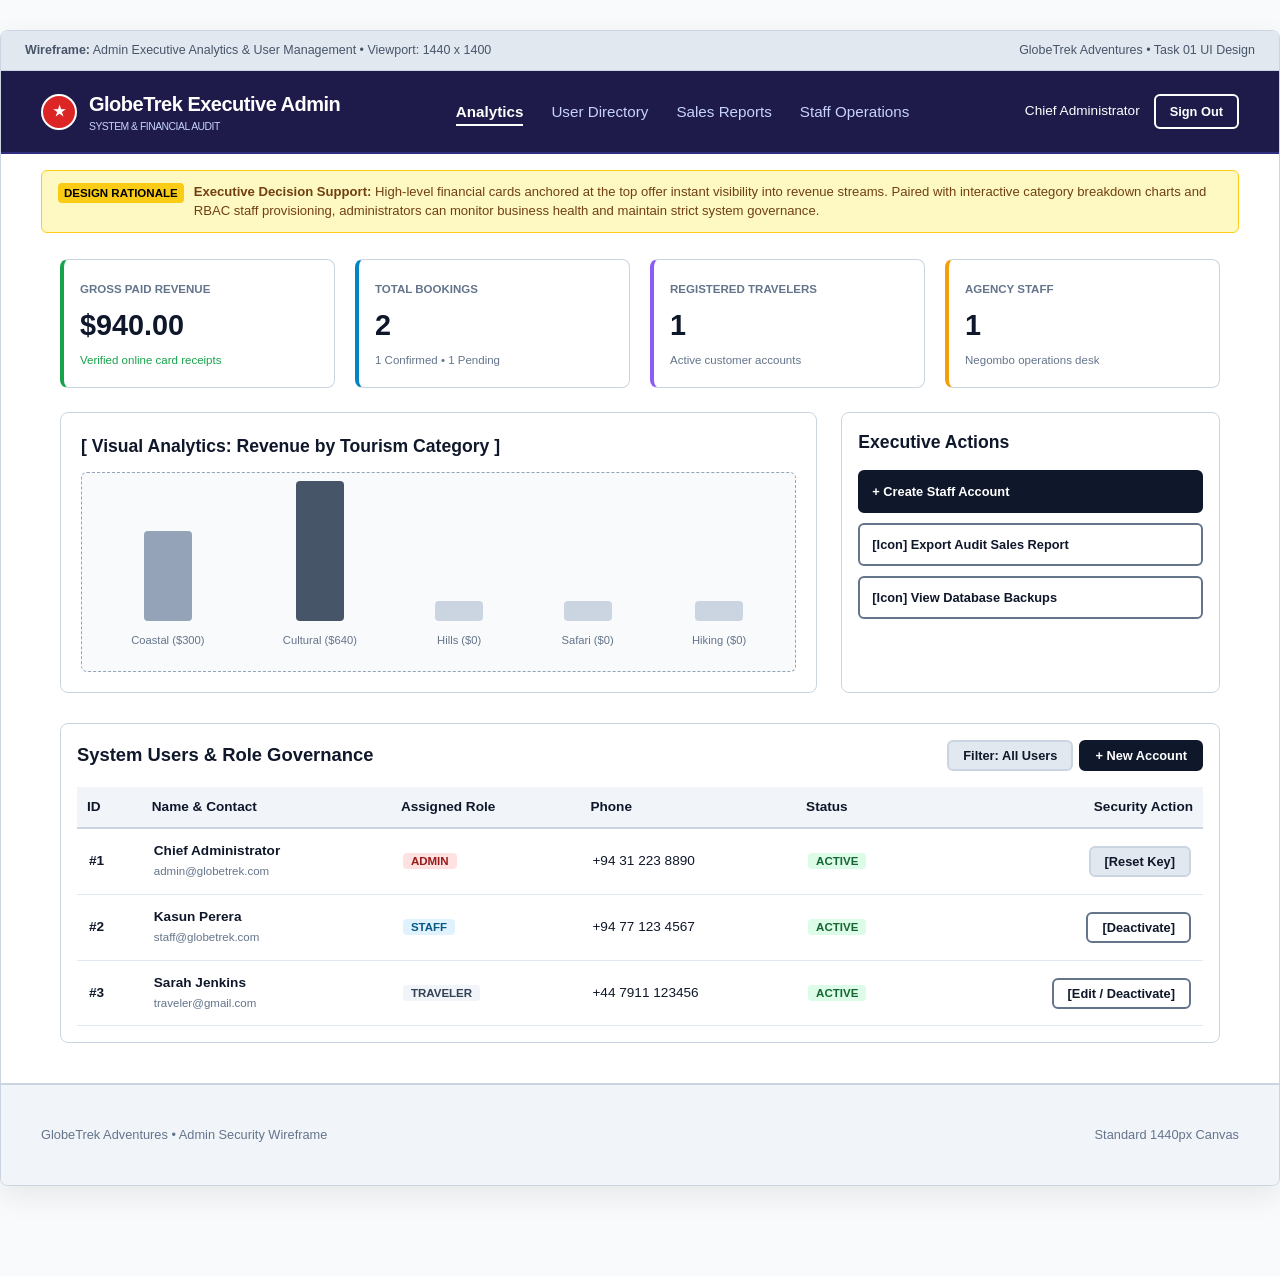
<file: wireframes/mockup_admin_dashboard.html>
<!DOCTYPE html>
<html lang="en">
<head>
  <meta charset="UTF-8">
  <meta name="viewport" content="width=device-width, initial-scale=1.0">
  <title>Low-Fi Wireframe: Admin Dashboard - GlobeTrek Adventures</title>
  <link rel="stylesheet" href="wireframe_styles.css">
</head>
<body>
  <div class="figma-frame">
    <!-- Top Metadata Bar -->
    <div style="background: #e2e8f0; padding: 10px 24px; font-size: 0.78rem; color: #475569; display: flex; justify-content: space-between; border-bottom: 1px solid #cbd5e1;">
      <span><strong>Wireframe:</strong> Admin Executive Analytics & User Management &bull; Viewport: 1440 x 1400</span>
      <span>GlobeTrek Adventures &bull; Task 01 UI Design</span>
    </div>

    <!-- Admin Header -->
    <header class="wf-navbar" style="background: #1e1b4b; color: white; border-bottom: 2px solid #312e81;">
      <div class="wf-logo" style="color: white;">
        <div class="wf-logo-icon" style="background: #dc2626; color: white; border-color: white;">&#9733;</div>
        <div>
          <span>GlobeTrek</span> <strong>Executive Admin</strong>
          <span style="display:block; font-size: 0.65rem; color: #c7d2fe; font-weight: normal;">SYSTEM & FINANCIAL AUDIT</span>
        </div>
      </div>
      <ul class="wf-nav-links">
        <li><a href="#" class="wf-nav-link active" style="color: white; border-bottom-color: white;">Analytics</a></li>
        <li><a href="#" class="wf-nav-link" style="color: #c7d2fe;">User Directory</a></li>
        <li><a href="#" class="wf-nav-link" style="color: #c7d2fe;">Sales Reports</a></li>
        <li><a href="#" class="wf-nav-link" style="color: #c7d2fe;">Staff Operations</a></li>
      </ul>
      <div class="wf-nav-actions">
        <span style="font-size: 0.85rem; color: white;">Chief Administrator</span>
        <a href="#" class="wf-btn wf-btn-sm wf-btn-outline" style="color: white; border-color: white;">Sign Out</a>
      </div>
    </header>

    <!-- Design Rationale Annotation -->
    <div style="padding: 0 40px;">
      <div class="wf-annotation">
        <span class="wf-annotation-tag">Design Rationale</span>
        <span><strong>Executive Decision Support:</strong> High-level financial cards anchored at the top offer instant visibility into revenue streams. Paired with interactive category breakdown charts and RBAC staff provisioning, administrators can monitor business health and maintain strict system governance.</span>
      </div>
    </div>

    <div class="wf-container" style="padding-top: 10px;">
      
      <!-- Financial Analytics Cards -->
      <div class="wf-grid-4" style="margin-bottom: 24px;">
        <div class="wf-card" style="border-left: 4px solid #16a34a;">
          <span style="font-size: 0.72rem; color: #64748b; text-transform: uppercase; font-weight: 700;">Gross Paid Revenue</span>
          <div style="font-size: 1.8rem; font-weight: 800; color: #0f172a; margin-top: 4px;">$940.00</div>
          <span style="font-size: 0.72rem; color: #16a34a;">Verified online card receipts</span>
        </div>
        <div class="wf-card" style="border-left: 4px solid #0284c7;">
          <span style="font-size: 0.72rem; color: #64748b; text-transform: uppercase; font-weight: 700;">Total Bookings</span>
          <div style="font-size: 1.8rem; font-weight: 800; color: #0f172a; margin-top: 4px;">2</div>
          <span style="font-size: 0.72rem; color: #64748b;">1 Confirmed &bull; 1 Pending</span>
        </div>
        <div class="wf-card" style="border-left: 4px solid #8b5cf6;">
          <span style="font-size: 0.72rem; color: #64748b; text-transform: uppercase; font-weight: 700;">Registered Travelers</span>
          <div style="font-size: 1.8rem; font-weight: 800; color: #0f172a; margin-top: 4px;">1</div>
          <span style="font-size: 0.72rem; color: #64748b;">Active customer accounts</span>
        </div>
        <div class="wf-card" style="border-left: 4px solid #f59e0b;">
          <span style="font-size: 0.72rem; color: #64748b; text-transform: uppercase; font-weight: 700;">Agency Staff</span>
          <div style="font-size: 1.8rem; font-weight: 800; color: #0f172a; margin-top: 4px;">1</div>
          <span style="font-size: 0.72rem; color: #64748b;">Negombo operations desk</span>
        </div>
      </div>

      <!-- Charts & Shortcuts Grid -->
      <div style="display: grid; grid-template-columns: 2fr 1fr; gap: 24px; margin-bottom: 30px;">
        
        <!-- Chart Component Wireframe -->
        <div class="wf-card" style="padding: 20px;">
          <h3 style="font-size: 1.1rem; font-weight: 700; margin-bottom: 12px;">
            [ Visual Analytics: Revenue by Tourism Category ]
          </h3>
          <div style="height: 200px; background: #f8fafc; border: 1px dashed #94a3b8; border-radius: 6px; display: flex; align-items: flex-end; justify-content: space-around; padding: 20px 10px;">
            <div style="text-align: center;">
              <div style="width: 48px; height: 90px; background: #94a3b8; border-radius: 4px; margin: 0 auto 6px;"></div>
              <span style="font-size: 0.7rem; color: #64748b;">Coastal ($300)</span>
            </div>
            <div style="text-align: center;">
              <div style="width: 48px; height: 140px; background: #475569; border-radius: 4px; margin: 0 auto 6px;"></div>
              <span style="font-size: 0.7rem; color: #64748b;">Cultural ($640)</span>
            </div>
            <div style="text-align: center;">
              <div style="width: 48px; height: 20px; background: #cbd5e1; border-radius: 4px; margin: 0 auto 6px;"></div>
              <span style="font-size: 0.7rem; color: #64748b;">Hills ($0)</span>
            </div>
            <div style="text-align: center;">
              <div style="width: 48px; height: 20px; background: #cbd5e1; border-radius: 4px; margin: 0 auto 6px;"></div>
              <span style="font-size: 0.7rem; color: #64748b;">Safari ($0)</span>
            </div>
            <div style="text-align: center;">
              <div style="width: 48px; height: 20px; background: #cbd5e1; border-radius: 4px; margin: 0 auto 6px;"></div>
              <span style="font-size: 0.7rem; color: #64748b;">Hiking ($0)</span>
            </div>
          </div>
        </div>

        <!-- Admin Quick Actions Component -->
        <div class="wf-card">
          <h3 style="font-size: 1.1rem; font-weight: 700; margin-bottom: 14px;">Executive Actions</h3>
          <div style="display: flex; flex-direction: column; gap: 10px;">
            <button class="wf-btn wf-btn-sm wf-btn-primary" style="justify-content: flex-start; padding: 12px;">
              + Create Staff Account
            </button>
            <button class="wf-btn wf-btn-sm wf-btn-outline" style="justify-content: flex-start; padding: 12px;">
              [Icon] Export Audit Sales Report
            </button>
            <button class="wf-btn wf-btn-sm wf-btn-outline" style="justify-content: flex-start; padding: 12px;">
              [Icon] View Database Backups
            </button>
          </div>
        </div>
      </div>

      <!-- User Directory Table Wireframe -->
      <div class="wf-card">
        <div style="display: flex; justify-content: space-between; align-items: center; margin-bottom: 16px;">
          <h3 style="font-size: 1.15rem; font-weight: 700;">System Users & Role Governance</h3>
          <div style="display: flex; gap: 6px;">
            <button class="wf-btn wf-btn-sm wf-btn-secondary">Filter: All Users</button>
            <button class="wf-btn wf-btn-sm wf-btn-primary">+ New Account</button>
          </div>
        </div>

        <table style="width: 100%; border-collapse: collapse; text-align: left; font-size: 0.85rem;">
          <thead>
            <tr style="background: #f1f5f9; border-bottom: 2px solid #cbd5e1;">
              <th style="padding: 10px;">ID</th>
              <th style="padding: 10px;">Name & Contact</th>
              <th style="padding: 10px;">Assigned Role</th>
              <th style="padding: 10px;">Phone</th>
              <th style="padding: 10px;">Status</th>
              <th style="padding: 10px; text-align: right;">Security Action</th>
            </tr>
          </thead>
          <tbody>
            <tr style="border-bottom: 1px solid #e2e8f0;">
              <td style="padding: 12px; font-weight: 700;">#1</td>
              <td style="padding: 12px;">
                <strong>Chief Administrator</strong><br>
                <span style="font-size: 0.72rem; color: #64748b;">admin@globetrek.com</span>
              </td>
              <td style="padding: 12px;"><span style="background: #fee2e2; color: #991b1b; padding: 2px 8px; border-radius: 4px; font-size: 0.72rem; font-weight: 700;">ADMIN</span></td>
              <td style="padding: 12px;">+94 31 223 8890</td>
              <td style="padding: 12px;"><span style="background: #dcfce7; color: #166534; padding: 2px 8px; border-radius: 4px; font-size: 0.72rem; font-weight: 700;">ACTIVE</span></td>
              <td style="padding: 12px; text-align: right;">
                <button class="wf-btn wf-btn-sm wf-btn-secondary">[Reset Key]</button>
              </td>
            </tr>
            <tr style="border-bottom: 1px solid #e2e8f0;">
              <td style="padding: 12px; font-weight: 700;">#2</td>
              <td style="padding: 12px;">
                <strong>Kasun Perera</strong><br>
                <span style="font-size: 0.72rem; color: #64748b;">staff@globetrek.com</span>
              </td>
              <td style="padding: 12px;"><span style="background: #e0f2fe; color: #075985; padding: 2px 8px; border-radius: 4px; font-size: 0.72rem; font-weight: 700;">STAFF</span></td>
              <td style="padding: 12px;">+94 77 123 4567</td>
              <td style="padding: 12px;"><span style="background: #dcfce7; color: #166534; padding: 2px 8px; border-radius: 4px; font-size: 0.72rem; font-weight: 700;">ACTIVE</span></td>
              <td style="padding: 12px; text-align: right;">
                <button class="wf-btn wf-btn-sm wf-btn-outline">[Deactivate]</button>
              </td>
            </tr>
            <tr style="border-bottom: 1px solid #e2e8f0;">
              <td style="padding: 12px; font-weight: 700;">#3</td>
              <td style="padding: 12px;">
                <strong>Sarah Jenkins</strong><br>
                <span style="font-size: 0.72rem; color: #64748b;">traveler@gmail.com</span>
              </td>
              <td style="padding: 12px;"><span style="background: #f1f5f9; color: #334155; padding: 2px 8px; border-radius: 4px; font-size: 0.72rem; font-weight: 700;">TRAVELER</span></td>
              <td style="padding: 12px;">+44 7911 123456</td>
              <td style="padding: 12px;"><span style="background: #dcfce7; color: #166534; padding: 2px 8px; border-radius: 4px; font-size: 0.72rem; font-weight: 700;">ACTIVE</span></td>
              <td style="padding: 12px; text-align: right;">
                <button class="wf-btn wf-btn-sm wf-btn-outline">[Edit / Deactivate]</button>
              </td>
            </tr>
          </tbody>
        </table>
      </div>

    </div>

    <!-- WIREFRAME FOOTER -->
    <footer class="wf-footer">
      <div style="display: flex; justify-content: space-between; font-size: 0.8rem; color: #64748b;">
        <span>GlobeTrek Adventures &bull; Admin Security Wireframe</span>
        <span>Standard 1440px Canvas</span>
      </div>
    </footer>
  </div>
</body>
</html>
</file>
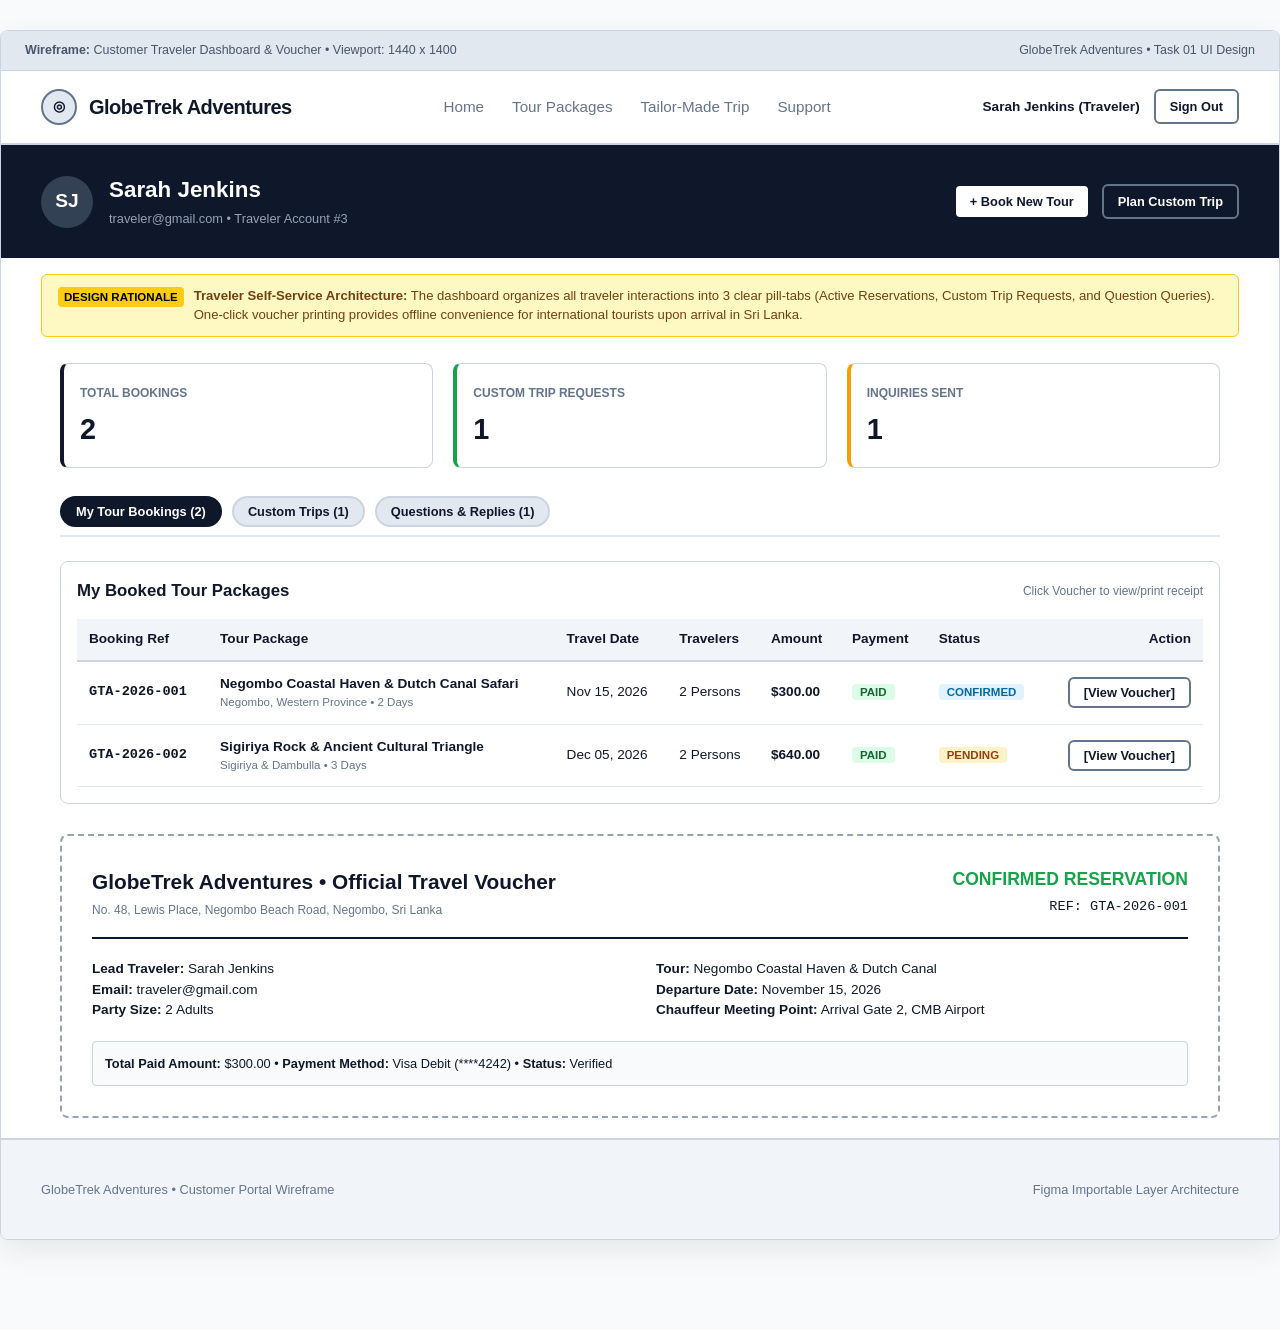
<file: wireframes/mockup_customer_dashboard.html>
<!DOCTYPE html>
<html lang="en">
<head>
  <meta charset="UTF-8">
  <meta name="viewport" content="width=device-width, initial-scale=1.0">
  <title>Low-Fi Wireframe: Customer Dashboard & Voucher - GlobeTrek Adventures</title>
  <link rel="stylesheet" href="wireframe_styles.css">
</head>
<body>
  <div class="figma-frame">
    <!-- Top Metadata Bar -->
    <div style="background: #e2e8f0; padding: 10px 24px; font-size: 0.78rem; color: #475569; display: flex; justify-content: space-between; border-bottom: 1px solid #cbd5e1;">
      <span><strong>Wireframe:</strong> Customer Traveler Dashboard & Voucher &bull; Viewport: 1440 x 1400</span>
      <span>GlobeTrek Adventures &bull; Task 01 UI Design</span>
    </div>

    <!-- Wireframe Navbar -->
    <header class="wf-navbar">
      <div class="wf-logo">
        <div class="wf-logo-icon">&#9678;</div>
        <div>
          <span>GlobeTrek</span> <strong>Adventures</strong>
        </div>
      </div>
      <ul class="wf-nav-links">
        <li><a href="#" class="wf-nav-link">Home</a></li>
        <li><a href="#" class="wf-nav-link">Tour Packages</a></li>
        <li><a href="#" class="wf-nav-link">Tailor-Made Trip</a></li>
        <li><a href="#" class="wf-nav-link">Support</a></li>
      </ul>
      <div class="wf-nav-actions">
        <span style="font-size: 0.85rem; font-weight: 600;">Sarah Jenkins (Traveler)</span>
        <a href="#" class="wf-btn wf-btn-sm wf-btn-outline">Sign Out</a>
      </div>
    </header>

    <!-- User Profile Header -->
    <div style="background: #0f172a; color: white; padding: 28px 40px; display: flex; justify-content: space-between; align-items: center;">
      <div style="display: flex; align-items: center; gap: 16px;">
        <div style="width: 52px; height: 52px; border-radius: 50%; background: #334155; display: flex; align-items: center; justify-content: center; font-weight: 700; font-size: 1.2rem;">
          SJ
        </div>
        <div>
          <h2 style="font-size: 1.4rem; font-weight: 700; margin: 0;">Sarah Jenkins</h2>
          <span style="font-size: 0.8rem; color: #94a3b8;">traveler@gmail.com &bull; Traveler Account #3</span>
        </div>
      </div>
      <div style="display: flex; gap: 12px;">
        <a href="#" class="wf-btn wf-btn-sm wf-btn-primary" style="background: white; color: #0f172a;">+ Book New Tour</a>
        <a href="#" class="wf-btn wf-btn-sm wf-btn-outline" style="color: white; border-color: #64748b;">Plan Custom Trip</a>
      </div>
    </div>

    <!-- Design Rationale Annotation -->
    <div style="padding: 0 40px;">
      <div class="wf-annotation">
        <span class="wf-annotation-tag">Design Rationale</span>
        <span><strong>Traveler Self-Service Architecture:</strong> The dashboard organizes all traveler interactions into 3 clear pill-tabs (Active Reservations, Custom Trip Requests, and Question Queries). One-click voucher printing provides offline convenience for international tourists upon arrival in Sri Lanka.</span>
      </div>
    </div>

    <!-- KPI Metric Cards -->
    <div class="wf-container" style="padding-top: 10px; padding-bottom: 20px;">
      <div style="display: grid; grid-template-columns: repeat(3, 1fr); gap: 20px; margin-bottom: 28px;">
        <div class="wf-card" style="border-left: 4px solid #0f172a;">
          <span style="font-size: 0.75rem; color: #64748b; text-transform: uppercase; font-weight: 700;">Total Bookings</span>
          <div style="font-size: 1.8rem; font-weight: 800; color: #0f172a; margin-top: 4px;">2</div>
        </div>
        <div class="wf-card" style="border-left: 4px solid #16a34a;">
          <span style="font-size: 0.75rem; color: #64748b; text-transform: uppercase; font-weight: 700;">Custom Trip Requests</span>
          <div style="font-size: 1.8rem; font-weight: 800; color: #0f172a; margin-top: 4px;">1</div>
        </div>
        <div class="wf-card" style="border-left: 4px solid #f59e0b;">
          <span style="font-size: 0.75rem; color: #64748b; text-transform: uppercase; font-weight: 700;">Inquiries Sent</span>
          <div style="font-size: 1.8rem; font-weight: 800; color: #0f172a; margin-top: 4px;">1</div>
        </div>
      </div>

      <!-- Navigation Tabs Wireframe -->
      <div style="display: flex; gap: 10px; border-bottom: 2px solid #e2e8f0; margin-bottom: 24px; padding-bottom: 8px;">
        <button class="wf-btn wf-btn-sm wf-btn-primary" style="border-radius: 20px;">My Tour Bookings (2)</button>
        <button class="wf-btn wf-btn-sm wf-btn-secondary" style="border-radius: 20px;">Custom Trips (1)</button>
        <button class="wf-btn wf-btn-sm wf-btn-secondary" style="border-radius: 20px;">Questions & Replies (1)</button>
      </div>

      <!-- Bookings Table Wireframe -->
      <div class="wf-card" style="margin-bottom: 30px;">
        <div style="display: flex; justify-content: space-between; align-items: center; margin-bottom: 16px;">
          <strong style="font-size: 1.05rem;">My Booked Tour Packages</strong>
          <span style="font-size: 0.75rem; color: #64748b;">Click Voucher to view/print receipt</span>
        </div>

        <table style="width: 100%; border-collapse: collapse; text-align: left; font-size: 0.85rem;">
          <thead>
            <tr style="background: #f1f5f9; border-bottom: 2px solid #cbd5e1;">
              <th style="padding: 10px 12px;">Booking Ref</th>
              <th style="padding: 10px 12px;">Tour Package</th>
              <th style="padding: 10px 12px;">Travel Date</th>
              <th style="padding: 10px 12px;">Travelers</th>
              <th style="padding: 10px 12px;">Amount</th>
              <th style="padding: 10px 12px;">Payment</th>
              <th style="padding: 10px 12px;">Status</th>
              <th style="padding: 10px 12px; text-align: right;">Action</th>
            </tr>
          </thead>
          <tbody>
            <tr style="border-bottom: 1px solid #e2e8f0;">
              <td style="padding: 12px; font-family: monospace; font-weight: 700;">GTA-2026-001</td>
              <td style="padding: 12px;">
                <strong>Negombo Coastal Haven & Dutch Canal Safari</strong>
                <div style="font-size: 0.72rem; color: #64748b;">Negombo, Western Province &bull; 2 Days</div>
              </td>
              <td style="padding: 12px;">Nov 15, 2026</td>
              <td style="padding: 12px;">2 Persons</td>
              <td style="padding: 12px; font-weight: 700;">$300.00</td>
              <td style="padding: 12px;"><span style="background: #dcfce7; color: #166534; padding: 2px 8px; border-radius: 4px; font-size: 0.72rem; font-weight: 700;">PAID</span></td>
              <td style="padding: 12px;"><span style="background: #e0f2fe; color: #0369a1; padding: 2px 8px; border-radius: 4px; font-size: 0.72rem; font-weight: 700;">CONFIRMED</span></td>
              <td style="padding: 12px; text-align: right;">
                <button class="wf-btn wf-btn-sm wf-btn-outline">[View Voucher]</button>
              </td>
            </tr>
            <tr style="border-bottom: 1px solid #e2e8f0;">
              <td style="padding: 12px; font-family: monospace; font-weight: 700;">GTA-2026-002</td>
              <td style="padding: 12px;">
                <strong>Sigiriya Rock & Ancient Cultural Triangle</strong>
                <div style="font-size: 0.72rem; color: #64748b;">Sigiriya & Dambulla &bull; 3 Days</div>
              </td>
              <td style="padding: 12px;">Dec 05, 2026</td>
              <td style="padding: 12px;">2 Persons</td>
              <td style="padding: 12px; font-weight: 700;">$640.00</td>
              <td style="padding: 12px;"><span style="background: #dcfce7; color: #166534; padding: 2px 8px; border-radius: 4px; font-size: 0.72rem; font-weight: 700;">PAID</span></td>
              <td style="padding: 12px;"><span style="background: #fef3c7; color: #92400e; padding: 2px 8px; border-radius: 4px; font-size: 0.72rem; font-weight: 700;">PENDING</span></td>
              <td style="padding: 12px; text-align: right;">
                <button class="wf-btn wf-btn-sm wf-btn-outline">[View Voucher]</button>
              </td>
            </tr>
          </tbody>
        </table>
      </div>

      <!-- Printable Voucher Component Wireframe -->
      <div style="border: 2px dashed #94a3b8; border-radius: 8px; padding: 30px; background: #ffffff;">
        <div style="display: flex; justify-content: space-between; border-bottom: 2px solid #0f172a; padding-bottom: 16px; margin-bottom: 20px;">
          <div>
            <h3 style="font-size: 1.3rem; font-weight: 800; margin: 0;">GlobeTrek Adventures &bull; Official Travel Voucher</h3>
            <span style="font-size: 0.75rem; color: #64748b;">No. 48, Lewis Place, Negombo Beach Road, Negombo, Sri Lanka</span>
          </div>
          <div style="text-align: right;">
            <strong style="font-size: 1.1rem; color: #16a34a; display: block;">CONFIRMED RESERVATION</strong>
            <span style="font-family: monospace; font-size: 0.85rem;">REF: GTA-2026-001</span>
          </div>
        </div>

        <div class="wf-grid-2" style="margin-bottom: 20px; font-size: 0.85rem;">
          <div>
            <strong>Lead Traveler:</strong> Sarah Jenkins<br>
            <strong>Email:</strong> traveler@gmail.com<br>
            <strong>Party Size:</strong> 2 Adults
          </div>
          <div>
            <strong>Tour:</strong> Negombo Coastal Haven & Dutch Canal<br>
            <strong>Departure Date:</strong> November 15, 2026<br>
            <strong>Chauffeur Meeting Point:</strong> Arrival Gate 2, CMB Airport
          </div>
        </div>

        <div style="background: #f8fafc; border: 1px solid #cbd5e1; padding: 12px; font-size: 0.8rem; border-radius: 4px;">
          <strong>Total Paid Amount:</strong> $300.00 &bull; <strong>Payment Method:</strong> Visa Debit (****4242) &bull; <strong>Status:</strong> Verified
        </div>
      </div>

    </div>

    <!-- WIREFRAME FOOTER -->
    <footer class="wf-footer">
      <div style="display: flex; justify-content: space-between; font-size: 0.8rem; color: #64748b;">
        <span>GlobeTrek Adventures &bull; Customer Portal Wireframe</span>
        <span>Figma Importable Layer Architecture</span>
      </div>
    </footer>
  </div>
</body>
</html>
</file>
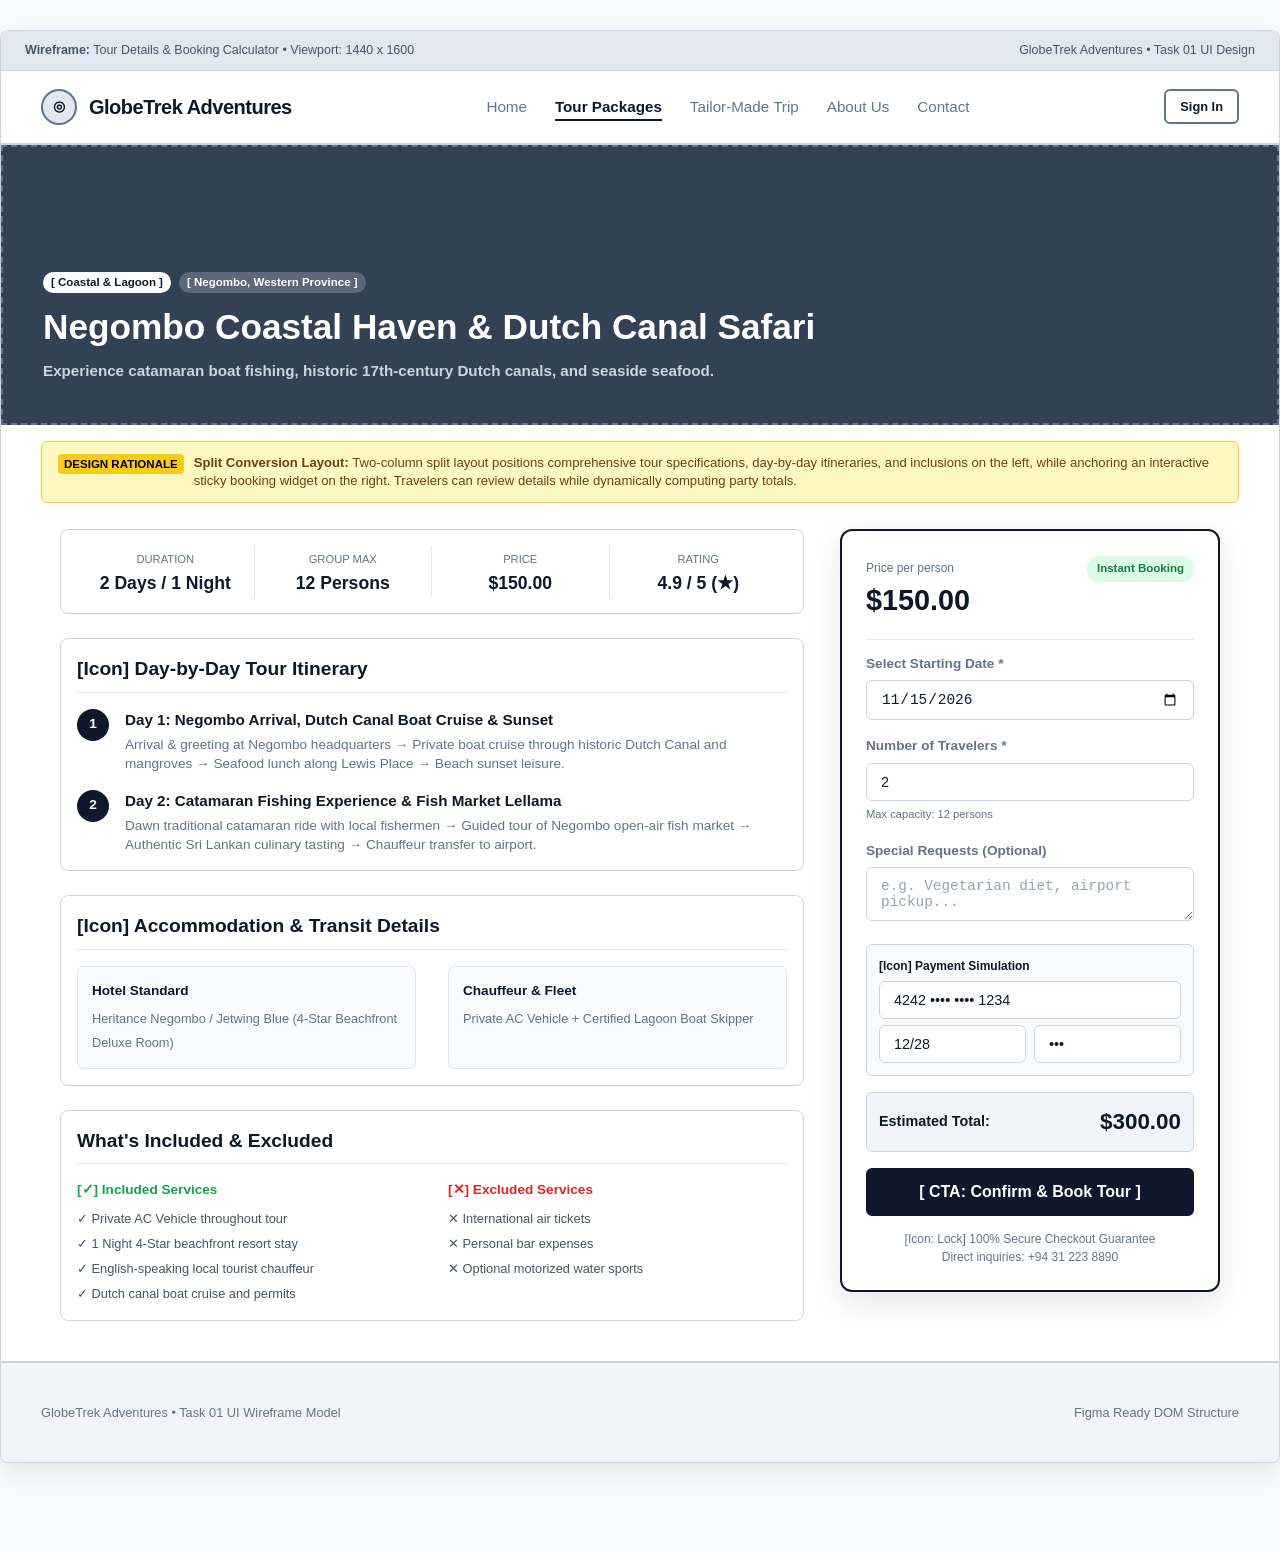
<file: wireframes/mockup_detail.html>
<!DOCTYPE html>
<html lang="en">
<head>
  <meta charset="UTF-8">
  <meta name="viewport" content="width=device-width, initial-scale=1.0">
  <title>Low-Fi Wireframe: Package Detail & Booking Widget - GlobeTrek Adventures</title>
  <link rel="stylesheet" href="wireframe_styles.css">
</head>
<body>
  <div class="figma-frame">
    <!-- Top Metadata Bar -->
    <div style="background: #e2e8f0; padding: 10px 24px; font-size: 0.78rem; color: #475569; display: flex; justify-content: space-between; border-bottom: 1px solid #cbd5e1;">
      <span><strong>Wireframe:</strong> Tour Details & Booking Calculator &bull; Viewport: 1440 x 1600</span>
      <span>GlobeTrek Adventures &bull; Task 01 UI Design</span>
    </div>

    <!-- Wireframe Navbar -->
    <header class="wf-navbar">
      <div class="wf-logo">
        <div class="wf-logo-icon">&#9678;</div>
        <div>
          <span>GlobeTrek</span> <strong>Adventures</strong>
        </div>
      </div>
      <ul class="wf-nav-links">
        <li><a href="#" class="wf-nav-link">Home</a></li>
        <li><a href="#" class="wf-nav-link active">Tour Packages</a></li>
        <li><a href="#" class="wf-nav-link">Tailor-Made Trip</a></li>
        <li><a href="#" class="wf-nav-link">About Us</a></li>
        <li><a href="#" class="wf-nav-link">Contact</a></li>
      </ul>
      <div class="wf-nav-actions">
        <a href="#" class="wf-btn wf-btn-sm wf-btn-outline">Sign In</a>
      </div>
    </header>

    <!-- Tour Banner Placeholder -->
    <section class="wf-image-placeholder" style="height: 280px; text-align: left; padding: 40px; justify-content: flex-end; align-items: flex-start; background: #334155; color: white;">
      <div style="display: flex; gap: 8px; margin-bottom: 8px;">
        <span style="background: #ffffff; color: #0f172a; padding: 2px 8px; border-radius: 12px; font-size: 0.72rem; font-weight: 700;">[ Coastal & Lagoon ]</span>
        <span style="background: rgba(255,255,255,0.2); color: white; padding: 2px 8px; border-radius: 12px; font-size: 0.72rem;">[ Negombo, Western Province ]</span>
      </div>
      <h1 style="font-size: 2.2rem; font-weight: 800; color: white; margin-bottom: 6px;">
        Negombo Coastal Haven & Dutch Canal Safari
      </h1>
      <p style="font-size: 0.95rem; color: #cbd5e1; max-width: 800px; margin: 0;">
        Experience catamaran boat fishing, historic 17th-century Dutch canals, and seaside seafood.
      </p>
    </section>

    <!-- Design Rationale Annotation -->
    <div style="padding: 0 40px;">
      <div class="wf-annotation">
        <span class="wf-annotation-tag">Design Rationale</span>
        <span><strong>Split Conversion Layout:</strong> Two-column split layout positions comprehensive tour specifications, day-by-day itineraries, and inclusions on the left, while anchoring an interactive sticky booking widget on the right. Travelers can review details while dynamically computing party totals.</span>
      </div>
    </div>

    <!-- MAIN TWO-COLUMN CONTAINER -->
    <div class="wf-container" style="padding-top: 10px;">
      <div style="display: grid; grid-template-columns: 1fr 380px; gap: 36px; align-items: start;">
        
        <!-- LEFT COLUMN: TOUR CONTENT -->
        <div>
          <!-- Tour Key Statistics Strip -->
          <div style="display: grid; grid-template-columns: repeat(4, 1fr); border: 1px solid #cbd5e1; border-radius: 8px; padding: 16px; margin-bottom: 24px; text-align: center; background: #ffffff;">
            <div style="border-right: 1px solid #e2e8f0;">
              <span style="font-size: 0.7rem; color: #64748b; text-transform: uppercase;">Duration</span>
              <strong style="font-size: 1.1rem; display: block; color: #0f172a;">2 Days / 1 Night</strong>
            </div>
            <div style="border-right: 1px solid #e2e8f0;">
              <span style="font-size: 0.7rem; color: #64748b; text-transform: uppercase;">Group Max</span>
              <strong style="font-size: 1.1rem; display: block; color: #0f172a;">12 Persons</strong>
            </div>
            <div style="border-right: 1px solid #e2e8f0;">
              <span style="font-size: 0.7rem; color: #64748b; text-transform: uppercase;">Price</span>
              <strong style="font-size: 1.1rem; display: block; color: #0f172a;">$150.00</strong>
            </div>
            <div>
              <span style="font-size: 0.7rem; color: #64748b; text-transform: uppercase;">Rating</span>
              <strong style="font-size: 1.1rem; display: block; color: #0f172a;">4.9 / 5 (★)</strong>
            </div>
          </div>

          <!-- Day-by-Day Itinerary Component -->
          <div class="wf-card" style="margin-bottom: 24px;">
            <h3 style="font-size: 1.2rem; font-weight: 700; margin-bottom: 16px; border-bottom: 1px solid #e2e8f0; padding-bottom: 8px;">
              [Icon] Day-by-Day Tour Itinerary
            </h3>
            
            <div style="display: flex; gap: 16px; margin-bottom: 16px;">
              <div style="width: 32px; height: 32px; border-radius: 50%; background: #0f172a; color: white; display: flex; align-items: center; justify-content: center; font-weight: 700; font-size: 0.85rem; flex-shrink: 0;">1</div>
              <div>
                <strong style="display: block; font-size: 0.95rem; margin-bottom: 4px;">Day 1: Negombo Arrival, Dutch Canal Boat Cruise & Sunset</strong>
                <p style="font-size: 0.85rem; color: #64748b; line-height: 1.4; margin: 0;">Arrival & greeting at Negombo headquarters &rarr; Private boat cruise through historic Dutch Canal and mangroves &rarr; Seafood lunch along Lewis Place &rarr; Beach sunset leisure.</p>
              </div>
            </div>

            <div style="display: flex; gap: 16px;">
              <div style="width: 32px; height: 32px; border-radius: 50%; background: #0f172a; color: white; display: flex; align-items: center; justify-content: center; font-weight: 700; font-size: 0.85rem; flex-shrink: 0;">2</div>
              <div>
                <strong style="display: block; font-size: 0.95rem; margin-bottom: 4px;">Day 2: Catamaran Fishing Experience & Fish Market Lellama</strong>
                <p style="font-size: 0.85rem; color: #64748b; line-height: 1.4; margin: 0;">Dawn traditional catamaran ride with local fishermen &rarr; Guided tour of Negombo open-air fish market &rarr; Authentic Sri Lankan culinary tasting &rarr; Chauffeur transfer to airport.</p>
              </div>
            </div>
          </div>

          <!-- Accommodations & Transport -->
          <div class="wf-card" style="margin-bottom: 24px;">
            <h3 style="font-size: 1.2rem; font-weight: 700; margin-bottom: 16px; border-bottom: 1px solid #e2e8f0; padding-bottom: 8px;">
              [Icon] Accommodation & Transit Details
            </h3>
            <div class="wf-grid-2">
              <div style="background: #f8fafc; border: 1px solid #e2e8f0; padding: 14px; border-radius: 6px;">
                <strong style="font-size: 0.85rem; display: block; margin-bottom: 4px;">Hotel Standard</strong>
                <span style="font-size: 0.8rem; color: #64748b;">Heritance Negombo / Jetwing Blue (4-Star Beachfront Deluxe Room)</span>
              </div>
              <div style="background: #f8fafc; border: 1px solid #e2e8f0; padding: 14px; border-radius: 6px;">
                <strong style="font-size: 0.85rem; display: block; margin-bottom: 4px;">Chauffeur & Fleet</strong>
                <span style="font-size: 0.8rem; color: #64748b;">Private AC Vehicle + Certified Lagoon Boat Skipper</span>
              </div>
            </div>
          </div>

          <!-- Inclusions vs Exclusions -->
          <div class="wf-card">
            <h3 style="font-size: 1.2rem; font-weight: 700; margin-bottom: 16px; border-bottom: 1px solid #e2e8f0; padding-bottom: 8px;">
              What's Included & Excluded
            </h3>
            <div class="wf-grid-2">
              <div>
                <strong style="color: #16a34a; font-size: 0.85rem; display: block; margin-bottom: 8px;">[✓] Included Services</strong>
                <ul style="font-size: 0.8rem; color: #475569; list-style: none; display: flex; flex-direction: column; gap: 6px;">
                  <li>✓ Private AC Vehicle throughout tour</li>
                  <li>✓ 1 Night 4-Star beachfront resort stay</li>
                  <li>✓ English-speaking local tourist chauffeur</li>
                  <li>✓ Dutch canal boat cruise and permits</li>
                </ul>
              </div>
              <div>
                <strong style="color: #dc2626; font-size: 0.85rem; display: block; margin-bottom: 8px;">[✕] Excluded Services</strong>
                <ul style="font-size: 0.8rem; color: #475569; list-style: none; display: flex; flex-direction: column; gap: 6px;">
                  <li>✕ International air tickets</li>
                  <li>✕ Personal bar expenses</li>
                  <li>✕ Optional motorized water sports</li>
                </ul>
              </div>
            </div>
          </div>
        </div>

        <!-- RIGHT COLUMN: STICKY BOOKING WIDGET -->
        <aside style="background: #ffffff; border: 2px solid #0f172a; border-radius: 12px; padding: 24px; box-shadow: 0 10px 30px rgba(0,0,0,0.1);">
          <div style="display: flex; justify-content: space-between; align-items: baseline; margin-bottom: 16px;">
            <div>
              <span style="font-size: 0.75rem; color: #64748b;">Price per person</span>
              <div style="font-size: 1.8rem; font-weight: 800; color: #0f172a;">$150.00</div>
            </div>
            <span style="background: #dcfce7; color: #15803d; padding: 4px 10px; border-radius: 12px; font-size: 0.72rem; font-weight: 700;">Instant Booking</span>
          </div>

          <div style="border-top: 1px solid #e2e8f0; margin: 14px 0;"></div>

          <!-- Booking Form -->
          <div class="wf-input-group">
            <label class="wf-label">Select Starting Date *</label>
            <input type="date" class="wf-input" value="2026-11-15">
          </div>

          <div class="wf-input-group">
            <label class="wf-label">Number of Travelers *</label>
            <input type="number" class="wf-input" value="2" min="1" max="12">
            <span style="font-size: 0.7rem; color: #64748b;">Max capacity: 12 persons</span>
          </div>

          <div class="wf-input-group">
            <label class="wf-label">Special Requests (Optional)</label>
            <textarea class="wf-input" rows="2" placeholder="e.g. Vegetarian diet, airport pickup..."></textarea>
          </div>

          <!-- Payment Simulation Box -->
          <div style="background: #f8fafc; border: 1px solid #cbd5e1; border-radius: 6px; padding: 12px; margin-bottom: 16px;">
            <div style="font-size: 0.75rem; font-weight: 700; margin-bottom: 6px;">[Icon] Payment Simulation</div>
            <input type="text" class="wf-input" value="4242 &bull;&bull;&bull;&bull; &bull;&bull;&bull;&bull; 1234" style="margin-bottom: 6px;">
            <div style="display: flex; gap: 8px;">
              <input type="text" class="wf-input" value="12/28" style="width: 50%;">
              <input type="password" class="wf-input" value="789" style="width: 50%;">
            </div>
          </div>

          <!-- Total Price Calculator Display -->
          <div style="background: #f1f5f9; border: 1px solid #cbd5e1; border-radius: 6px; padding: 12px; display: flex; justify-content: space-between; align-items: center; margin-bottom: 16px;">
            <span style="font-weight: 600; font-size: 0.9rem;">Estimated Total:</span>
            <strong style="font-size: 1.4rem; color: #0f172a;">$300.00</strong>
          </div>

          <button class="wf-btn wf-btn-primary" style="width: 100%; height: 48px; font-size: 1rem;">
            [ CTA: Confirm & Book Tour ]
          </button>

          <div style="text-align: center; margin-top: 14px; font-size: 0.75rem; color: #64748b;">
            [Icon: Lock] 100% Secure Checkout Guarantee<br>
            Direct inquiries: +94 31 223 8890
          </div>
        </aside>

      </div>
    </div>

    <!-- WIREFRAME FOOTER -->
    <footer class="wf-footer">
      <div style="display: flex; justify-content: space-between; font-size: 0.8rem; color: #64748b;">
        <span>GlobeTrek Adventures &bull; Task 01 UI Wireframe Model</span>
        <span>Figma Ready DOM Structure</span>
      </div>
    </footer>
  </div>
</body>
</html>
</file>
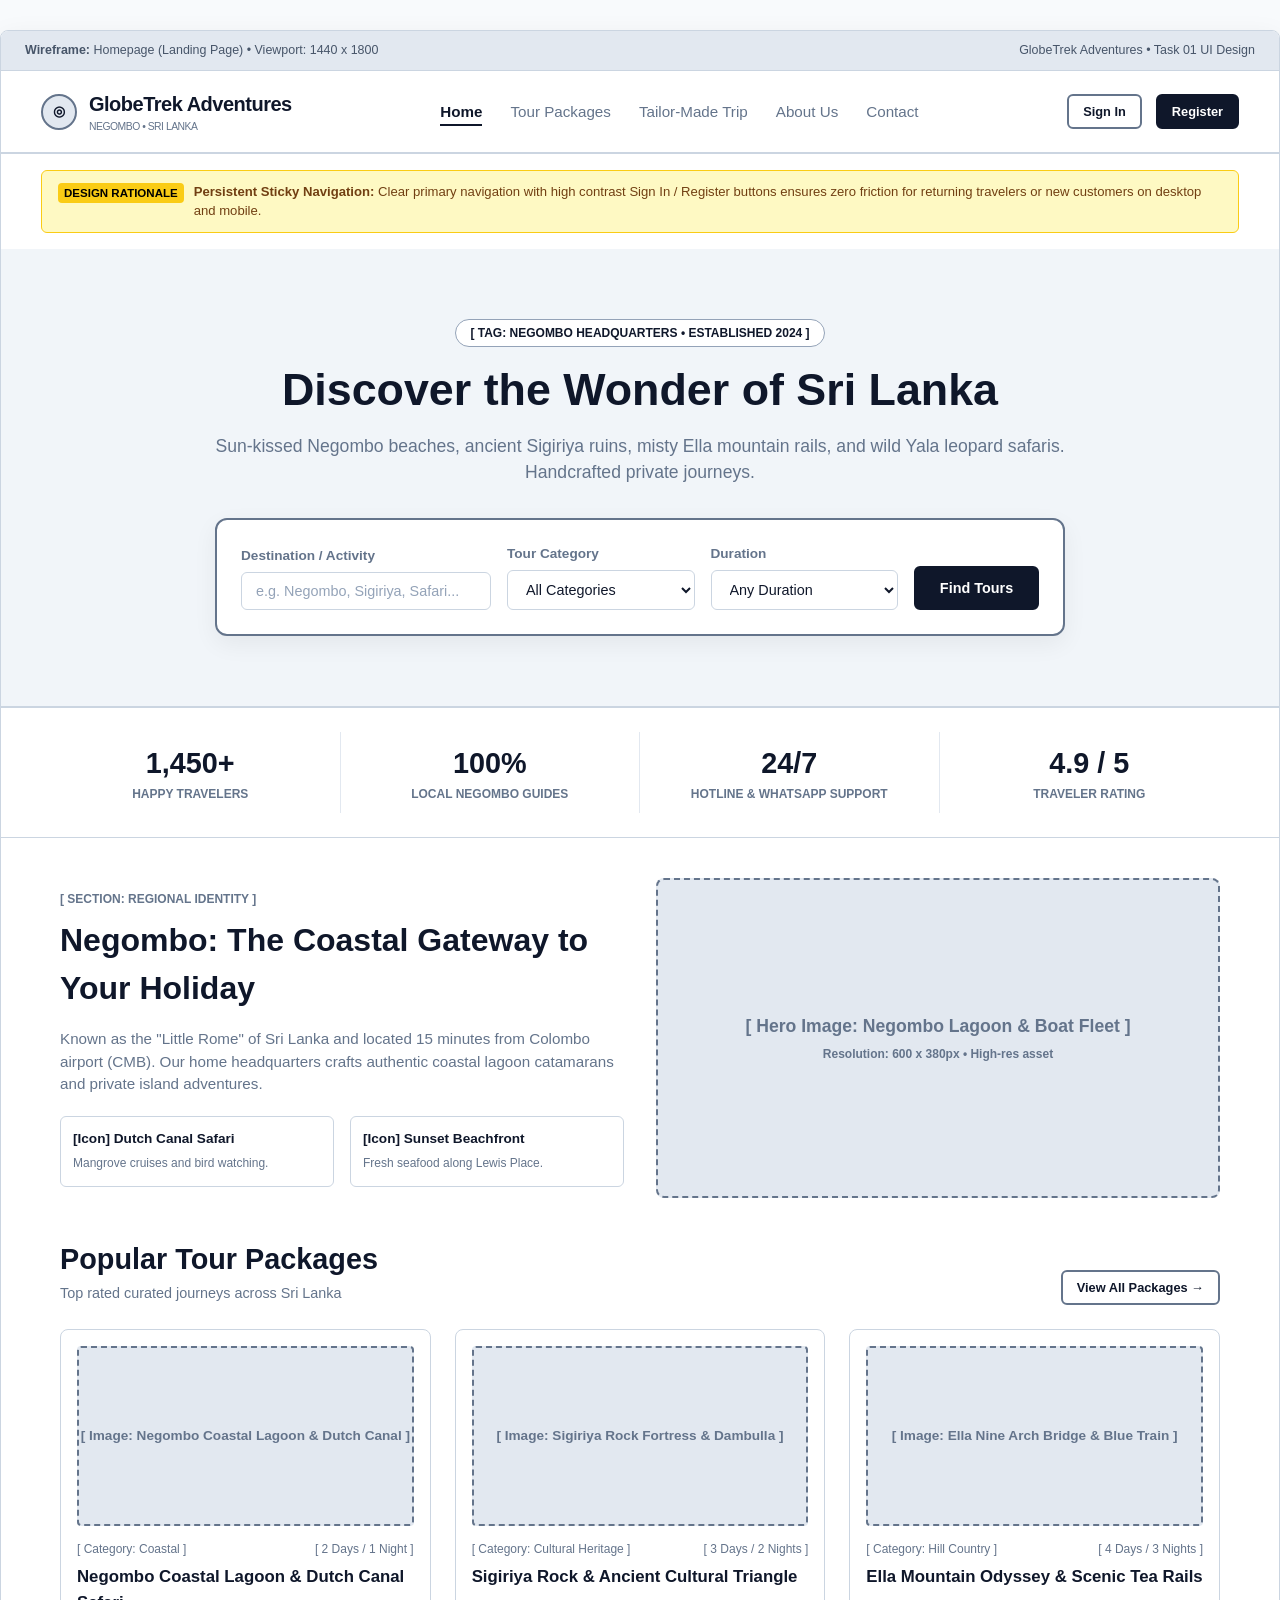
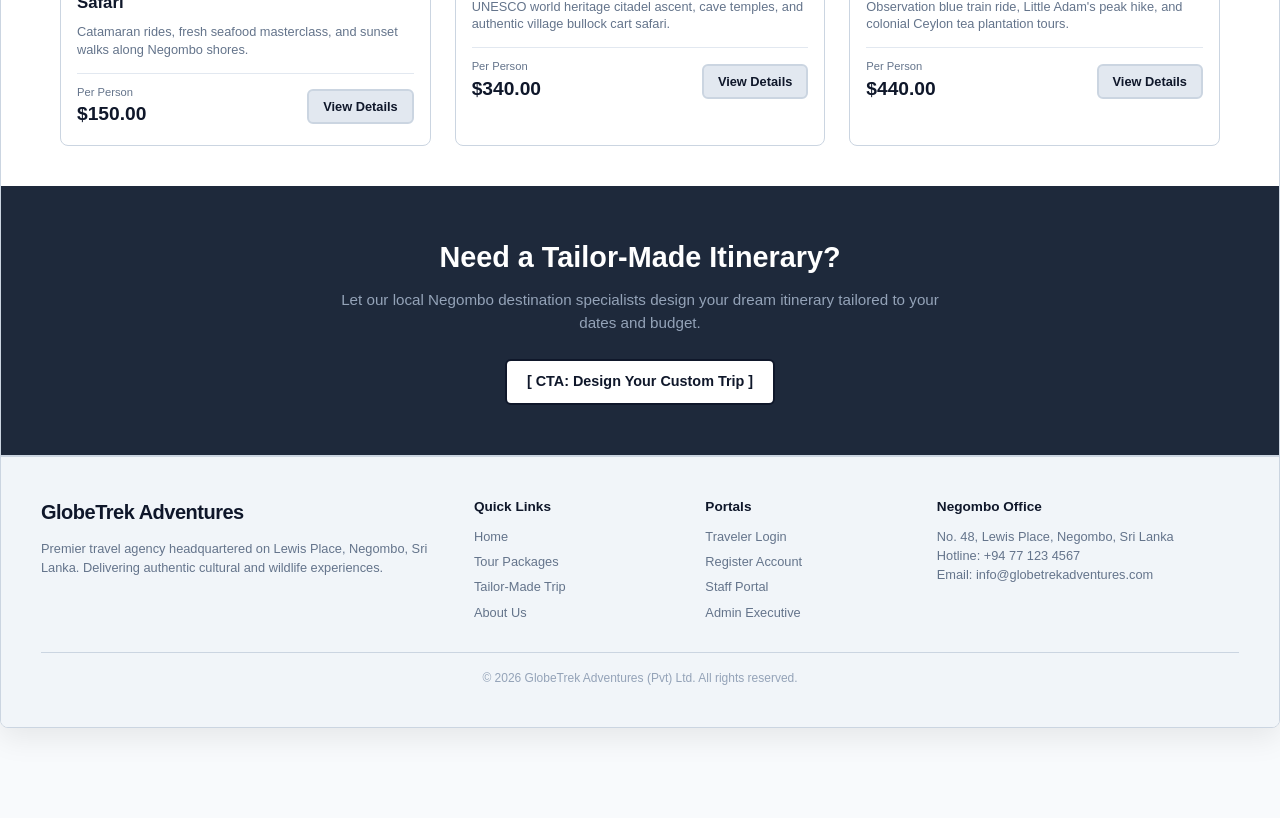
<file: wireframes/mockup_home.html>
<!DOCTYPE html>
<html lang="en">
<head>
  <meta charset="UTF-8">
  <meta name="viewport" content="width=device-width, initial-scale=1.0">
  <title>Low-Fi Wireframe: Homepage - GlobeTrek Adventures</title>
  <link rel="stylesheet" href="wireframe_styles.css">
</head>
<body>
  <!-- Master Canvas / 1440px Desktop Frame for Figma Importer -->
  <div class="figma-frame">
    
    <!-- Top Metadata Bar for Designer/Reviewer -->
    <div style="background: #e2e8f0; padding: 10px 24px; font-size: 0.78rem; color: #475569; display: flex; justify-content: space-between; border-bottom: 1px solid #cbd5e1;">
      <span><strong>Wireframe:</strong> Homepage (Landing Page) &bull; Viewport: 1440 x 1800</span>
      <span>GlobeTrek Adventures &bull; Task 01 UI Design</span>
    </div>

    <!-- Wireframe Navbar -->
    <header class="wf-navbar">
      <div class="wf-logo">
        <div class="wf-logo-icon">&#9678;</div>
        <div>
          <span>GlobeTrek</span> <strong>Adventures</strong>
          <span style="display:block; font-size: 0.65rem; color: #64748b; font-weight: normal;">NEGOMBO &bull; SRI LANKA</span>
        </div>
      </div>
      <ul class="wf-nav-links">
        <li><a href="#" class="wf-nav-link active">Home</a></li>
        <li><a href="#" class="wf-nav-link">Tour Packages</a></li>
        <li><a href="#" class="wf-nav-link">Tailor-Made Trip</a></li>
        <li><a href="#" class="wf-nav-link">About Us</a></li>
        <li><a href="#" class="wf-nav-link">Contact</a></li>
      </ul>
      <div class="wf-nav-actions">
        <a href="#" class="wf-btn wf-btn-sm wf-btn-outline">Sign In</a>
        <a href="#" class="wf-btn wf-btn-sm wf-btn-primary">Register</a>
      </div>
    </header>

    <!-- Annotation: Navigation Bar -->
    <div style="padding: 0 40px;">
      <div class="wf-annotation">
        <span class="wf-annotation-tag">Design Rationale</span>
        <span><strong>Persistent Sticky Navigation:</strong> Clear primary navigation with high contrast Sign In / Register buttons ensures zero friction for returning travelers or new customers on desktop and mobile.</span>
      </div>
    </div>

    <!-- HERO SECTION WIREFRAME -->
    <section style="padding: 70px 40px; text-align: center; background: #f1f5f9; border-bottom: 2px solid #cbd5e1;">
      <div style="max-width: 850px; margin: 0 auto;">
        <span style="display: inline-block; padding: 4px 14px; border: 1px solid #94a3b8; border-radius: 20px; font-size: 0.75rem; font-weight: 700; text-transform: uppercase; margin-bottom: 16px; background: #ffffff;">
          [ Tag: Negombo Headquarters &bull; Established 2024 ]
        </span>
        <h1 style="font-size: 2.8rem; font-weight: 800; line-height: 1.2; margin-bottom: 16px; color: #0f172a;">
          Discover the Wonder of Sri Lanka
        </h1>
        <p style="font-size: 1.1rem; color: #64748b; margin-bottom: 32px;">
          Sun-kissed Negombo beaches, ancient Sigiriya ruins, misty Ella mountain rails, and wild Yala leopard safaris. Handcrafted private journeys.
        </p>

        <!-- Search Card Component -->
        <div style="background: #ffffff; border: 2px solid #64748b; border-radius: 12px; padding: 24px; text-align: left; box-shadow: 0 8px 24px rgba(0,0,0,0.06);">
          <div style="display: grid; grid-template-columns: 2fr 1.5fr 1.5fr 1fr; gap: 16px; align-items: flex-end;">
            <div class="wf-input-group" style="margin: 0;">
              <label class="wf-label">Destination / Activity</label>
              <input type="text" class="wf-input" placeholder="e.g. Negombo, Sigiriya, Safari...">
            </div>
            <div class="wf-input-group" style="margin: 0;">
              <label class="wf-label">Tour Category</label>
              <select class="wf-select">
                <option>All Categories</option>
                <option>Coastal & Lagoon</option>
                <option>Cultural Heritage</option>
                <option>Hill Country</option>
                <option>Wildlife Safari</option>
              </select>
            </div>
            <div class="wf-input-group" style="margin: 0;">
              <label class="wf-label">Duration</label>
              <select class="wf-select">
                <option>Any Duration</option>
                <option>1 - 2 Days</option>
                <option>3 - 4 Days</option>
                <option>5+ Days</option>
              </select>
            </div>
            <div>
              <button class="wf-btn wf-btn-primary" style="width: 100%; height: 44px;">
                Find Tours
              </button>
            </div>
          </div>
        </div>
      </div>
    </section>

    <!-- TRUST METRICS WIREFRAME -->
    <section style="padding: 24px 40px; border-bottom: 1px solid #cbd5e1; background: #ffffff;">
      <div style="display: grid; grid-template-columns: repeat(4, 1fr); text-align: center;">
        <div style="border-right: 1px solid #e2e8f0; padding: 10px;">
          <div style="font-size: 1.8rem; font-weight: 800; color: #0f172a;">1,450+</div>
          <div style="font-size: 0.75rem; text-transform: uppercase; color: #64748b; font-weight: 600;">Happy Travelers</div>
        </div>
        <div style="border-right: 1px solid #e2e8f0; padding: 10px;">
          <div style="font-size: 1.8rem; font-weight: 800; color: #0f172a;">100%</div>
          <div style="font-size: 0.75rem; text-transform: uppercase; color: #64748b; font-weight: 600;">Local Negombo Guides</div>
        </div>
        <div style="border-right: 1px solid #e2e8f0; padding: 10px;">
          <div style="font-size: 1.8rem; font-weight: 800; color: #0f172a;">24/7</div>
          <div style="font-size: 0.75rem; text-transform: uppercase; color: #64748b; font-weight: 600;">Hotline & WhatsApp Support</div>
        </div>
        <div style="padding: 10px;">
          <div style="font-size: 1.8rem; font-weight: 800; color: #0f172a;">4.9 / 5</div>
          <div style="font-size: 0.75rem; text-transform: uppercase; color: #64748b; font-weight: 600;">Traveler Rating</div>
        </div>
      </div>
    </section>

    <!-- NEGOMBO SHOWCASE SECTION -->
    <section class="wf-container">
      <div class="wf-grid-2" style="align-items: center;">
        <div>
          <span style="font-size: 0.75rem; font-weight: 700; text-transform: uppercase; color: #64748b; display: block; margin-bottom: 8px;">
            [ Section: Regional Identity ]
          </span>
          <h2 style="font-size: 2rem; font-weight: 800; margin-bottom: 16px; color: #0f172a;">
            Negombo: The Coastal Gateway to Your Holiday
          </h2>
          <p style="font-size: 0.95rem; color: #64748b; margin-bottom: 20px;">
            Known as the "Little Rome" of Sri Lanka and located 15 minutes from Colombo airport (CMB). Our home headquarters crafts authentic coastal lagoon catamarans and private island adventures.
          </p>
          <div class="wf-grid-2" style="gap: 16px;">
            <div style="border: 1px solid #cbd5e1; padding: 12px; border-radius: 6px;">
              <strong style="display: block; font-size: 0.85rem;">[Icon] Dutch Canal Safari</strong>
              <span style="font-size: 0.75rem; color: #64748b;">Mangrove cruises and bird watching.</span>
            </div>
            <div style="border: 1px solid #cbd5e1; padding: 12px; border-radius: 6px;">
              <strong style="display: block; font-size: 0.85rem;">[Icon] Sunset Beachfront</strong>
              <span style="font-size: 0.75rem; color: #64748b;">Fresh seafood along Lewis Place.</span>
            </div>
          </div>
        </div>
        <div class="wf-image-placeholder" style="height: 320px; border-radius: 8px;">
          <div style="font-size: 1.1rem; margin-bottom: 6px;">[ Hero Image: Negombo Lagoon & Boat Fleet ]</div>
          <div style="font-size: 0.75rem; color: #64748b;">Resolution: 600 x 380px &bull; High-res asset</div>
        </div>
      </div>
    </section>

    <!-- FEATURED TOURS GRID WIREFRAME -->
    <section class="wf-container" style="padding-top: 0;">
      <div style="display: flex; justify-content: space-between; align-items: flex-end; margin-bottom: 24px;">
        <div>
          <h2 style="font-size: 1.8rem; font-weight: 800; color: #0f172a;">Popular Tour Packages</h2>
          <span style="font-size: 0.9rem; color: #64748b;">Top rated curated journeys across Sri Lanka</span>
        </div>
        <a href="#" class="wf-btn wf-btn-sm wf-btn-outline">View All Packages &rarr;</a>
      </div>

      <div class="wf-grid-3">
        <!-- Tour Card 1 -->
        <div class="wf-card">
          <div class="wf-image-placeholder" style="height: 180px; border-radius: 4px; margin-bottom: 14px;">
            [ Image: Negombo Coastal Lagoon & Dutch Canal ]
          </div>
          <div style="display: flex; justify-content: space-between; font-size: 0.75rem; color: #64748b; margin-bottom: 6px;">
            <span>[ Category: Coastal ]</span>
            <span>[ 2 Days / 1 Night ]</span>
          </div>
          <h3 style="font-size: 1.05rem; font-weight: 700; margin-bottom: 8px; color: #0f172a;">
            Negombo Coastal Lagoon & Dutch Canal Safari
          </h3>
          <p style="font-size: 0.8rem; color: #64748b; margin-bottom: 14px; line-height: 1.4;">
            Catamaran rides, fresh seafood masterclass, and sunset walks along Negombo shores.
          </p>
          <div style="display: flex; justify-content: space-between; align-items: center; border-top: 1px solid #e2e8f0; padding-top: 10px;">
            <div>
              <span style="font-size: 0.7rem; color: #64748b; display: block;">Per Person</span>
              <strong style="font-size: 1.2rem; color: #0f172a;">$150.00</strong>
            </div>
            <a href="#" class="wf-btn wf-btn-sm wf-btn-secondary">View Details</a>
          </div>
        </div>

        <!-- Tour Card 2 -->
        <div class="wf-card">
          <div class="wf-image-placeholder" style="height: 180px; border-radius: 4px; margin-bottom: 14px;">
            [ Image: Sigiriya Rock Fortress & Dambulla ]
          </div>
          <div style="display: flex; justify-content: space-between; font-size: 0.75rem; color: #64748b; margin-bottom: 6px;">
            <span>[ Category: Cultural Heritage ]</span>
            <span>[ 3 Days / 2 Nights ]</span>
          </div>
          <h3 style="font-size: 1.05rem; font-weight: 700; margin-bottom: 8px; color: #0f172a;">
            Sigiriya Rock & Ancient Cultural Triangle
          </h3>
          <p style="font-size: 0.8rem; color: #64748b; margin-bottom: 14px; line-height: 1.4;">
            UNESCO world heritage citadel ascent, cave temples, and authentic village bullock cart safari.
          </p>
          <div style="display: flex; justify-content: space-between; align-items: center; border-top: 1px solid #e2e8f0; padding-top: 10px;">
            <div>
              <span style="font-size: 0.7rem; color: #64748b; display: block;">Per Person</span>
              <strong style="font-size: 1.2rem; color: #0f172a;">$340.00</strong>
            </div>
            <a href="#" class="wf-btn wf-btn-sm wf-btn-secondary">View Details</a>
          </div>
        </div>

        <!-- Tour Card 3 -->
        <div class="wf-card">
          <div class="wf-image-placeholder" style="height: 180px; border-radius: 4px; margin-bottom: 14px;">
            [ Image: Ella Nine Arch Bridge & Blue Train ]
          </div>
          <div style="display: flex; justify-content: space-between; font-size: 0.75rem; color: #64748b; margin-bottom: 6px;">
            <span>[ Category: Hill Country ]</span>
            <span>[ 4 Days / 3 Nights ]</span>
          </div>
          <h3 style="font-size: 1.05rem; font-weight: 700; margin-bottom: 8px; color: #0f172a;">
            Ella Mountain Odyssey & Scenic Tea Rails
          </h3>
          <p style="font-size: 0.8rem; color: #64748b; margin-bottom: 14px; line-height: 1.4;">
            Observation blue train ride, Little Adam's peak hike, and colonial Ceylon tea plantation tours.
          </p>
          <div style="display: flex; justify-content: space-between; align-items: center; border-top: 1px solid #e2e8f0; padding-top: 10px;">
            <div>
              <span style="font-size: 0.7rem; color: #64748b; display: block;">Per Person</span>
              <strong style="font-size: 1.2rem; color: #0f172a;">$440.00</strong>
            </div>
            <a href="#" class="wf-btn wf-btn-sm wf-btn-secondary">View Details</a>
          </div>
        </div>
      </div>
    </section>

    <!-- CALL TO ACTION BANNER -->
    <section style="background: #1e293b; color: #ffffff; padding: 50px 40px; text-align: center;">
      <h2 style="font-size: 1.8rem; font-weight: 800; margin-bottom: 10px;">
        Need a Tailor-Made Itinerary?
      </h2>
      <p style="font-size: 0.95rem; color: #94a3b8; max-width: 600px; margin: 0 auto 24px;">
        Let our local Negombo destination specialists design your dream itinerary tailored to your dates and budget.
      </p>
      <a href="#" class="wf-btn wf-btn-primary" style="background: #ffffff; color: #0f172a;">
        [ CTA: Design Your Custom Trip ]
      </a>
    </section>

    <!-- WIREFRAME FOOTER -->
    <footer class="wf-footer">
      <div style="display: grid; grid-template-columns: 2fr 1fr 1fr 1.5fr; gap: 30px; margin-bottom: 30px;">
        <div>
          <div class="wf-logo" style="margin-bottom: 12px;">GlobeTrek Adventures</div>
          <p style="font-size: 0.8rem; color: #64748b; line-height: 1.5;">
            Premier travel agency headquartered on Lewis Place, Negombo, Sri Lanka. Delivering authentic cultural and wildlife experiences.
          </p>
        </div>
        <div>
          <h4 style="font-size: 0.85rem; font-weight: 700; margin-bottom: 10px;">Quick Links</h4>
          <div style="display: flex; flex-direction: column; gap: 6px; font-size: 0.8rem; color: #64748b;">
            <span>Home</span>
            <span>Tour Packages</span>
            <span>Tailor-Made Trip</span>
            <span>About Us</span>
          </div>
        </div>
        <div>
          <h4 style="font-size: 0.85rem; font-weight: 700; margin-bottom: 10px;">Portals</h4>
          <div style="display: flex; flex-direction: column; gap: 6px; font-size: 0.8rem; color: #64748b;">
            <span>Traveler Login</span>
            <span>Register Account</span>
            <span>Staff Portal</span>
            <span>Admin Executive</span>
          </div>
        </div>
        <div>
          <h4 style="font-size: 0.85rem; font-weight: 700; margin-bottom: 10px;">Negombo Office</h4>
          <p style="font-size: 0.8rem; color: #64748b;">
            No. 48, Lewis Place, Negombo, Sri Lanka<br>
            Hotline: +94 77 123 4567<br>
            Email: info@globetrekadventures.com
          </p>
        </div>
      </div>
      <div style="border-top: 1px solid #cbd5e1; padding-top: 16px; font-size: 0.75rem; color: #94a3b8; text-align: center;">
        &copy; 2026 GlobeTrek Adventures (Pvt) Ltd. All rights reserved.
      </div>
    </footer>

  </div>
</body>
</html>
</file>
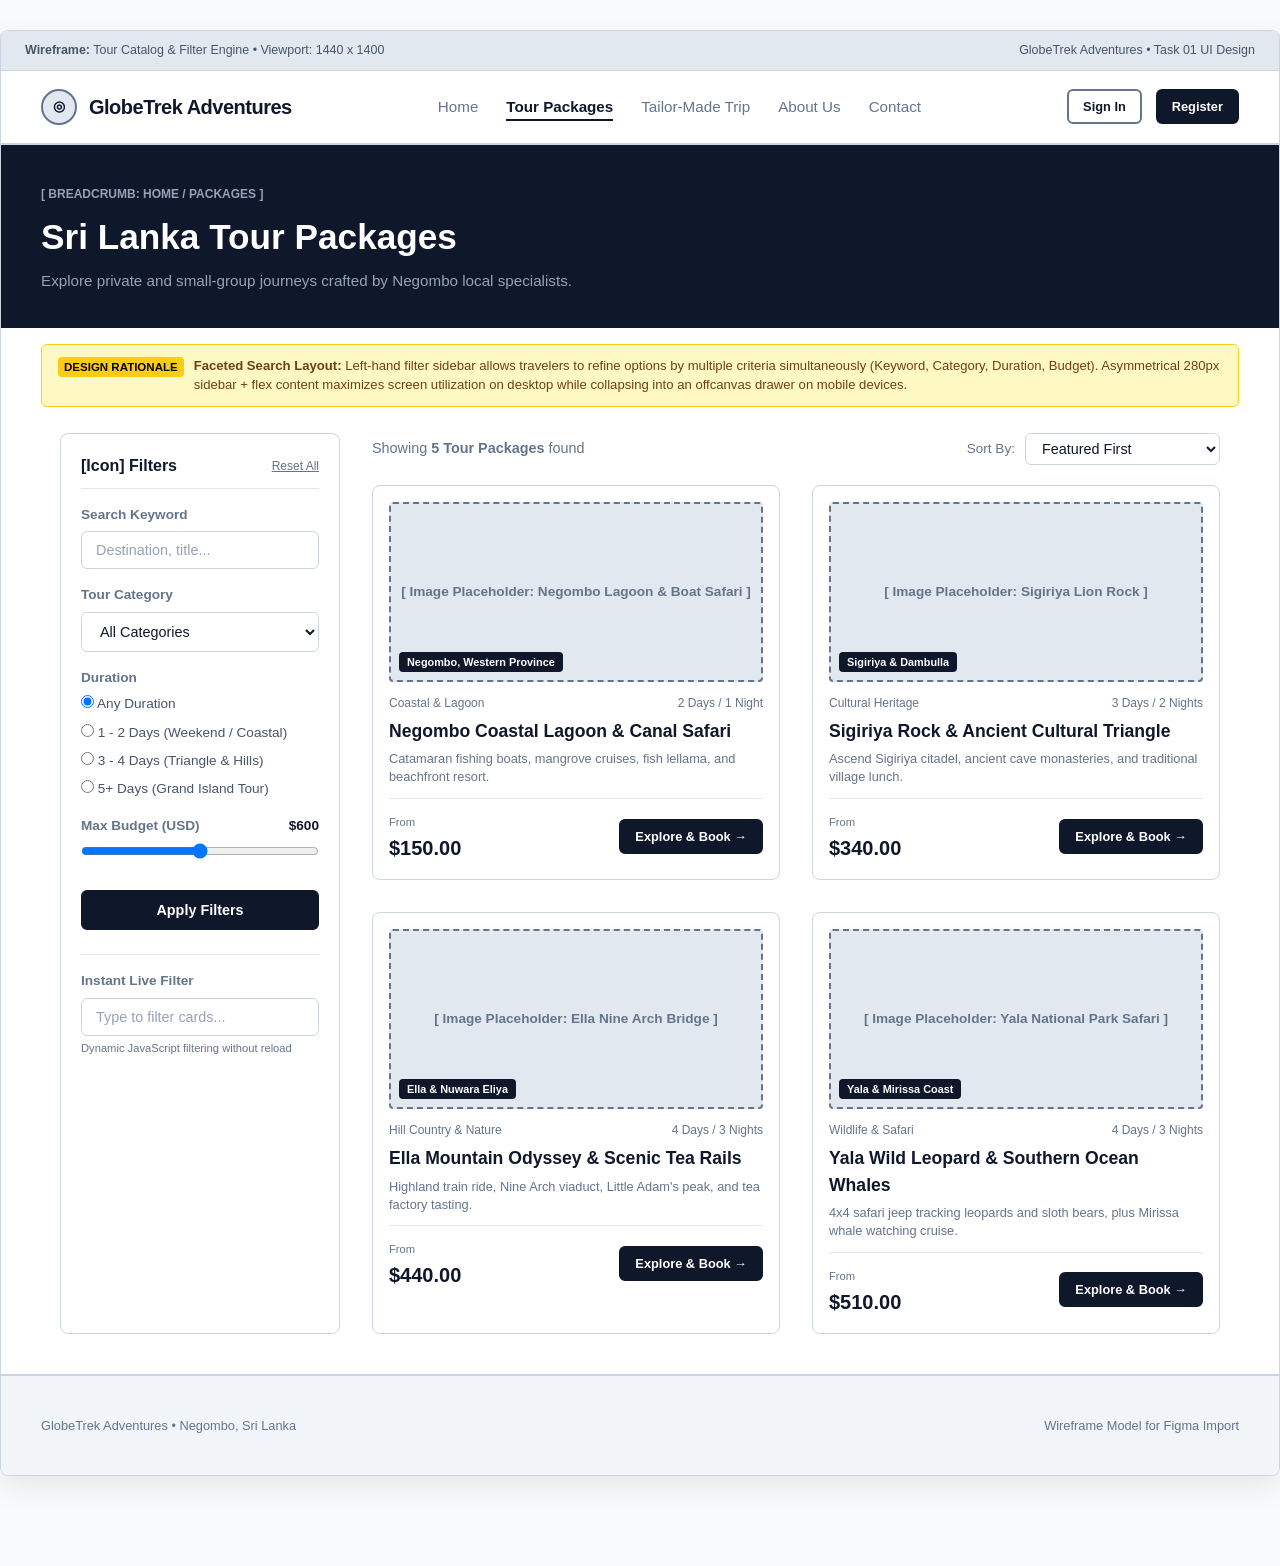
<file: wireframes/mockup_packages.html>
<!DOCTYPE html>
<html lang="en">
<head>
  <meta charset="UTF-8">
  <meta name="viewport" content="width=device-width, initial-scale=1.0">
  <title>Low-Fi Wireframe: Tour Packages Catalog - GlobeTrek Adventures</title>
  <link rel="stylesheet" href="wireframe_styles.css">
</head>
<body>
  <div class="figma-frame">
    <!-- Top Metadata Bar -->
    <div style="background: #e2e8f0; padding: 10px 24px; font-size: 0.78rem; color: #475569; display: flex; justify-content: space-between; border-bottom: 1px solid #cbd5e1;">
      <span><strong>Wireframe:</strong> Tour Catalog & Filter Engine &bull; Viewport: 1440 x 1400</span>
      <span>GlobeTrek Adventures &bull; Task 01 UI Design</span>
    </div>

    <!-- Wireframe Navbar -->
    <header class="wf-navbar">
      <div class="wf-logo">
        <div class="wf-logo-icon">&#9678;</div>
        <div>
          <span>GlobeTrek</span> <strong>Adventures</strong>
        </div>
      </div>
      <ul class="wf-nav-links">
        <li><a href="#" class="wf-nav-link">Home</a></li>
        <li><a href="#" class="wf-nav-link active">Tour Packages</a></li>
        <li><a href="#" class="wf-nav-link">Tailor-Made Trip</a></li>
        <li><a href="#" class="wf-nav-link">About Us</a></li>
        <li><a href="#" class="wf-nav-link">Contact</a></li>
      </ul>
      <div class="wf-nav-actions">
        <a href="#" class="wf-btn wf-btn-sm wf-btn-outline">Sign In</a>
        <a href="#" class="wf-btn wf-btn-sm wf-btn-primary">Register</a>
      </div>
    </header>

    <!-- Page Title Banner -->
    <div style="background: #0f172a; color: white; padding: 36px 40px;">
      <span style="font-size: 0.75rem; text-transform: uppercase; color: #94a3b8; font-weight: 700;">[ Breadcrumb: Home / Packages ]</span>
      <h1 style="font-size: 2.2rem; font-weight: 800; margin: 6px 0;">Sri Lanka Tour Packages</h1>
      <p style="font-size: 0.95rem; color: #94a3b8; margin: 0;">Explore private and small-group journeys crafted by Negombo local specialists.</p>
    </div>

    <!-- Design Rationale Annotation -->
    <div style="padding: 0 40px;">
      <div class="wf-annotation">
        <span class="wf-annotation-tag">Design Rationale</span>
        <span><strong>Faceted Search Layout:</strong> Left-hand filter sidebar allows travelers to refine options by multiple criteria simultaneously (Keyword, Category, Duration, Budget). Asymmetrical 280px sidebar + flex content maximizes screen utilization on desktop while collapsing into an offcanvas drawer on mobile devices.</span>
      </div>
    </div>

    <!-- MAIN CATALOG LAYOUT -->
    <div class="wf-container" style="padding-top: 10px;">
      <div class="wf-grid-sidebar">
        
        <!-- SIDEBAR FILTERS -->
        <aside style="background: #ffffff; border: 1px solid #cbd5e1; border-radius: 8px; padding: 20px;">
          <div style="display: flex; justify-content: space-between; align-items: center; margin-bottom: 16px; border-bottom: 1px solid #e2e8f0; padding-bottom: 10px;">
            <strong style="font-size: 1rem;">[Icon] Filters</strong>
            <span style="font-size: 0.75rem; color: #64748b; text-decoration: underline; cursor: pointer;">Reset All</span>
          </div>

          <!-- Keyword Search -->
          <div class="wf-input-group">
            <label class="wf-label">Search Keyword</label>
            <input type="text" class="wf-input" placeholder="Destination, title...">
          </div>

          <!-- Category Select -->
          <div class="wf-input-group">
            <label class="wf-label">Tour Category</label>
            <select class="wf-select">
              <option>All Categories</option>
              <option>Coastal & Lagoon</option>
              <option>Cultural Heritage</option>
              <option>Hill Country & Nature</option>
              <option>Wildlife Safari</option>
              <option>Adventure & Hiking</option>
            </select>
          </div>

          <!-- Duration Radio / Checkboxes -->
          <div class="wf-input-group">
            <label class="wf-label">Duration</label>
            <div style="display: flex; flex-direction: column; gap: 8px; font-size: 0.85rem; color: #475569;">
              <label><input type="radio" name="dur" checked> Any Duration</label>
              <label><input type="radio" name="dur"> 1 - 2 Days (Weekend / Coastal)</label>
              <label><input type="radio" name="dur"> 3 - 4 Days (Triangle & Hills)</label>
              <label><input type="radio" name="dur"> 5+ Days (Grand Island Tour)</label>
            </div>
          </div>

          <!-- Budget Slider -->
          <div class="wf-input-group">
            <div style="display: flex; justify-content: space-between;">
              <label class="wf-label">Max Budget (USD)</label>
              <strong style="font-size: 0.85rem;">$600</strong>
            </div>
            <input type="range" min="100" max="1000" style="width: 100%;">
          </div>

          <button class="wf-btn wf-btn-primary" style="width: 100%; margin-top: 8px;">
            Apply Filters
          </button>

          <!-- Instant Live Search -->
          <div style="margin-top: 24px; padding-top: 16px; border-top: 1px solid #e2e8f0;">
            <label class="wf-label">Instant Live Filter</label>
            <input type="text" class="wf-input" placeholder="Type to filter cards...">
            <span style="font-size: 0.7rem; color: #64748b; display: block; margin-top: 4px;">Dynamic JavaScript filtering without reload</span>
          </div>
        </aside>

        <!-- PACKAGES GRID -->
        <main>
          <!-- Top Results Bar -->
          <div style="display: flex; justify-content: space-between; align-items: center; margin-bottom: 20px;">
            <span style="font-size: 0.9rem; color: #64748b;">Showing <strong>5 Tour Packages</strong> found</span>
            <div style="display: flex; align-items: center; gap: 10px;">
              <span style="font-size: 0.85rem; color: #64748b;">Sort By:</span>
              <select class="wf-select" style="width: auto; padding: 6px 12px;">
                <option>Featured First</option>
                <option>Price: Low to High</option>
                <option>Price: High to Low</option>
                <option>Duration: Short to Long</option>
              </select>
            </div>
          </div>

          <!-- Cards Grid -->
          <div class="wf-grid-2">
            <!-- Card 1 -->
            <div class="wf-card">
              <div class="wf-image-placeholder" style="height: 180px; margin-bottom: 12px; border-radius: 4px;">
                [ Image Placeholder: Negombo Lagoon & Boat Safari ]
                <span style="position: absolute; bottom: 8px; left: 8px; background: #0f172a; color: white; padding: 2px 8px; font-size: 0.68rem; border-radius: 4px;">Negombo, Western Province</span>
              </div>
              <div style="display: flex; justify-content: space-between; font-size: 0.75rem; color: #64748b; margin-bottom: 6px;">
                <span>Coastal & Lagoon</span>
                <span>2 Days / 1 Night</span>
              </div>
              <h3 style="font-size: 1.1rem; font-weight: 700; margin-bottom: 6px; color: #0f172a;">Negombo Coastal Lagoon & Canal Safari</h3>
              <p style="font-size: 0.8rem; color: #64748b; margin-bottom: 12px; line-height: 1.4;">Catamaran fishing boats, mangrove cruises, fish lellama, and beachfront resort.</p>
              <div style="display: flex; justify-content: space-between; align-items: center; border-top: 1px solid #e2e8f0; padding-top: 10px;">
                <div>
                  <span style="font-size: 0.7rem; color: #64748b;">From</span>
                  <strong style="font-size: 1.25rem; color: #0f172a; display: block;">$150.00</strong>
                </div>
                <a href="#" class="wf-btn wf-btn-sm wf-btn-primary">Explore & Book &rarr;</a>
              </div>
            </div>

            <!-- Card 2 -->
            <div class="wf-card">
              <div class="wf-image-placeholder" style="height: 180px; margin-bottom: 12px; border-radius: 4px;">
                [ Image Placeholder: Sigiriya Lion Rock ]
                <span style="position: absolute; bottom: 8px; left: 8px; background: #0f172a; color: white; padding: 2px 8px; font-size: 0.68rem; border-radius: 4px;">Sigiriya & Dambulla</span>
              </div>
              <div style="display: flex; justify-content: space-between; font-size: 0.75rem; color: #64748b; margin-bottom: 6px;">
                <span>Cultural Heritage</span>
                <span>3 Days / 2 Nights</span>
              </div>
              <h3 style="font-size: 1.1rem; font-weight: 700; margin-bottom: 6px; color: #0f172a;">Sigiriya Rock & Ancient Cultural Triangle</h3>
              <p style="font-size: 0.8rem; color: #64748b; margin-bottom: 12px; line-height: 1.4;">Ascend Sigiriya citadel, ancient cave monasteries, and traditional village lunch.</p>
              <div style="display: flex; justify-content: space-between; align-items: center; border-top: 1px solid #e2e8f0; padding-top: 10px;">
                <div>
                  <span style="font-size: 0.7rem; color: #64748b;">From</span>
                  <strong style="font-size: 1.25rem; color: #0f172a; display: block;">$340.00</strong>
                </div>
                <a href="#" class="wf-btn wf-btn-sm wf-btn-primary">Explore & Book &rarr;</a>
              </div>
            </div>

            <!-- Card 3 -->
            <div class="wf-card">
              <div class="wf-image-placeholder" style="height: 180px; margin-bottom: 12px; border-radius: 4px;">
                [ Image Placeholder: Ella Nine Arch Bridge ]
                <span style="position: absolute; bottom: 8px; left: 8px; background: #0f172a; color: white; padding: 2px 8px; font-size: 0.68rem; border-radius: 4px;">Ella & Nuwara Eliya</span>
              </div>
              <div style="display: flex; justify-content: space-between; font-size: 0.75rem; color: #64748b; margin-bottom: 6px;">
                <span>Hill Country & Nature</span>
                <span>4 Days / 3 Nights</span>
              </div>
              <h3 style="font-size: 1.1rem; font-weight: 700; margin-bottom: 6px; color: #0f172a;">Ella Mountain Odyssey & Scenic Tea Rails</h3>
              <p style="font-size: 0.8rem; color: #64748b; margin-bottom: 12px; line-height: 1.4;">Highland train ride, Nine Arch viaduct, Little Adam's peak, and tea factory tasting.</p>
              <div style="display: flex; justify-content: space-between; align-items: center; border-top: 1px solid #e2e8f0; padding-top: 10px;">
                <div>
                  <span style="font-size: 0.7rem; color: #64748b;">From</span>
                  <strong style="font-size: 1.25rem; color: #0f172a; display: block;">$440.00</strong>
                </div>
                <a href="#" class="wf-btn wf-btn-sm wf-btn-primary">Explore & Book &rarr;</a>
              </div>
            </div>

            <!-- Card 4 -->
            <div class="wf-card">
              <div class="wf-image-placeholder" style="height: 180px; margin-bottom: 12px; border-radius: 4px;">
                [ Image Placeholder: Yala National Park Safari ]
                <span style="position: absolute; bottom: 8px; left: 8px; background: #0f172a; color: white; padding: 2px 8px; font-size: 0.68rem; border-radius: 4px;">Yala & Mirissa Coast</span>
              </div>
              <div style="display: flex; justify-content: space-between; font-size: 0.75rem; color: #64748b; margin-bottom: 6px;">
                <span>Wildlife & Safari</span>
                <span>4 Days / 3 Nights</span>
              </div>
              <h3 style="font-size: 1.1rem; font-weight: 700; margin-bottom: 6px; color: #0f172a;">Yala Wild Leopard & Southern Ocean Whales</h3>
              <p style="font-size: 0.8rem; color: #64748b; margin-bottom: 12px; line-height: 1.4;">4x4 safari jeep tracking leopards and sloth bears, plus Mirissa whale watching cruise.</p>
              <div style="display: flex; justify-content: space-between; align-items: center; border-top: 1px solid #e2e8f0; padding-top: 10px;">
                <div>
                  <span style="font-size: 0.7rem; color: #64748b;">From</span>
                  <strong style="font-size: 1.25rem; color: #0f172a; display: block;">$510.00</strong>
                </div>
                <a href="#" class="wf-btn wf-btn-sm wf-btn-primary">Explore & Book &rarr;</a>
              </div>
            </div>
          </div>
        </main>

      </div>
    </div>

    <!-- WIREFRAME FOOTER -->
    <footer class="wf-footer">
      <div style="display: flex; justify-content: space-between; align-items: center; font-size: 0.8rem; color: #64748b;">
        <span>GlobeTrek Adventures &bull; Negombo, Sri Lanka</span>
        <span>Wireframe Model for Figma Import</span>
      </div>
    </footer>
  </div>
</body>
</html>
</file>
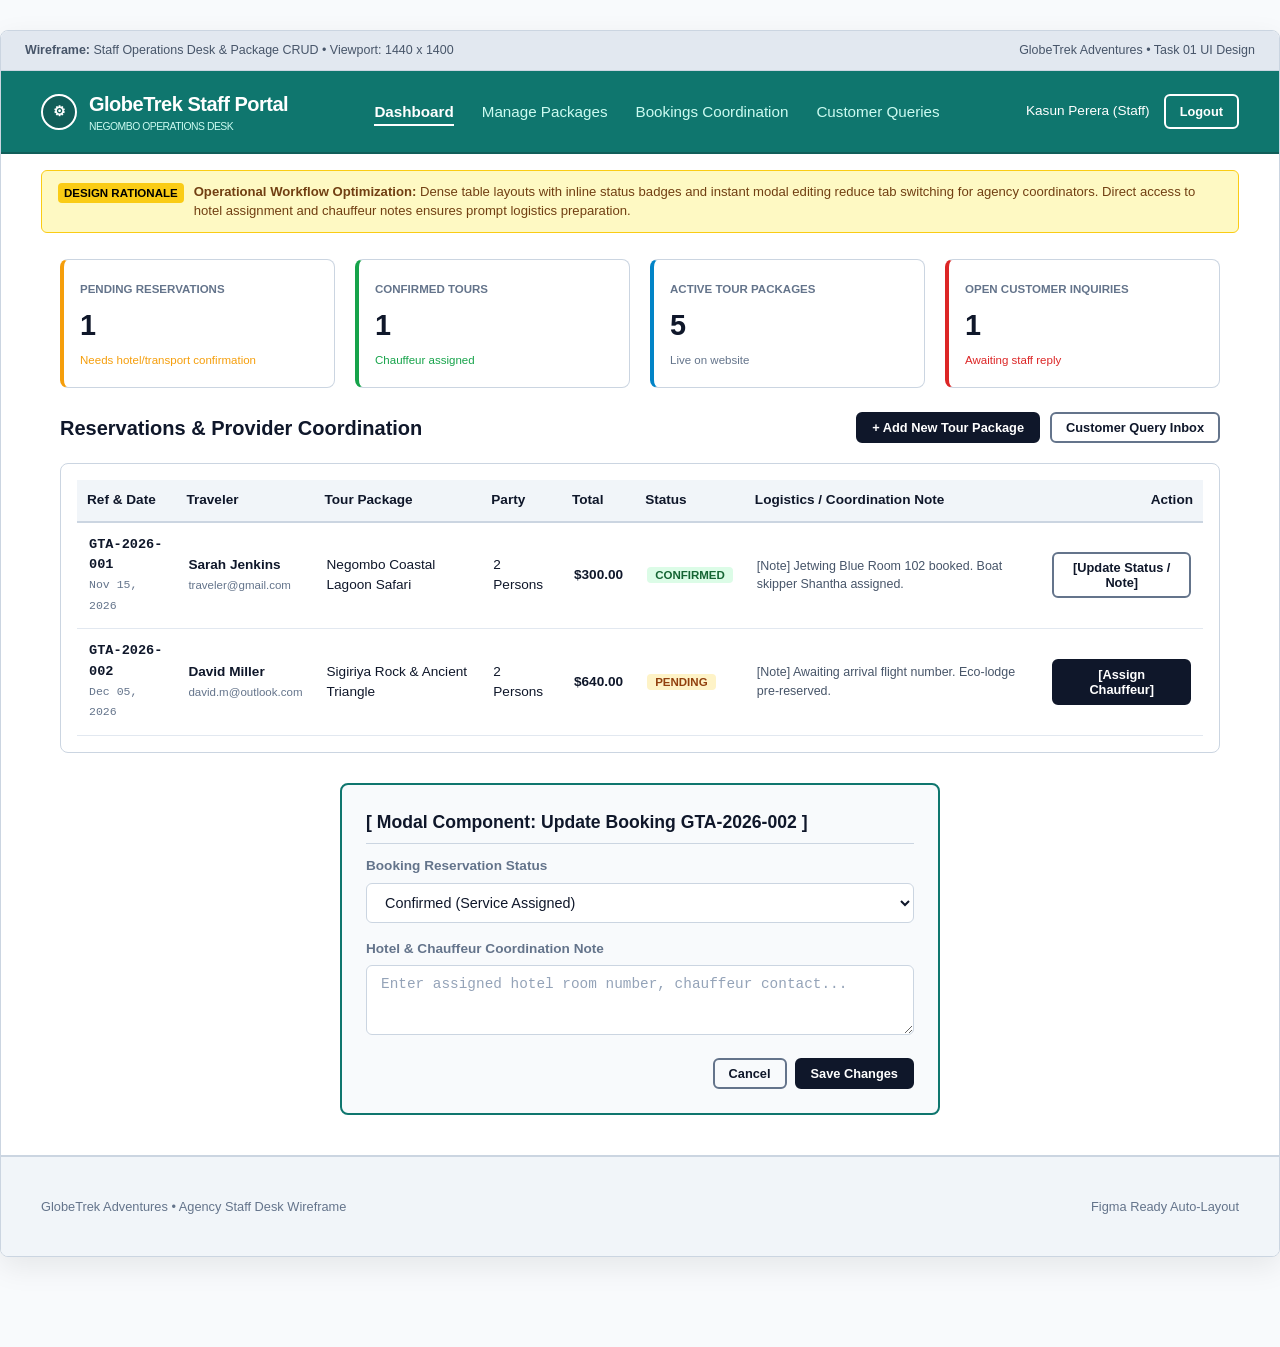
<file: wireframes/mockup_staff_desk.html>
<!DOCTYPE html>
<html lang="en">
<head>
  <meta charset="UTF-8">
  <meta name="viewport" content="width=device-width, initial-scale=1.0">
  <title>Low-Fi Wireframe: Staff Operations Desk - GlobeTrek Adventures</title>
  <link rel="stylesheet" href="wireframe_styles.css">
</head>
<body>
  <div class="figma-frame">
    <!-- Top Metadata Bar -->
    <div style="background: #e2e8f0; padding: 10px 24px; font-size: 0.78rem; color: #475569; display: flex; justify-content: space-between; border-bottom: 1px solid #cbd5e1;">
      <span><strong>Wireframe:</strong> Staff Operations Desk & Package CRUD &bull; Viewport: 1440 x 1400</span>
      <span>GlobeTrek Adventures &bull; Task 01 UI Design</span>
    </div>

    <!-- Staff Header -->
    <header class="wf-navbar" style="background: #0f766e; color: white; border-bottom: 2px solid #115e59;">
      <div class="wf-logo" style="color: white;">
        <div class="wf-logo-icon" style="background: #115e59; color: white; border-color: white;">&#9881;</div>
        <div>
          <span>GlobeTrek</span> <strong>Staff Portal</strong>
          <span style="display:block; font-size: 0.65rem; color: #ccfbf1; font-weight: normal;">NEGOMBO OPERATIONS DESK</span>
        </div>
      </div>
      <ul class="wf-nav-links">
        <li><a href="#" class="wf-nav-link active" style="color: white; border-bottom-color: white;">Dashboard</a></li>
        <li><a href="#" class="wf-nav-link" style="color: #ccfbf1;">Manage Packages</a></li>
        <li><a href="#" class="wf-nav-link" style="color: #ccfbf1;">Bookings Coordination</a></li>
        <li><a href="#" class="wf-nav-link" style="color: #ccfbf1;">Customer Queries</a></li>
      </ul>
      <div class="wf-nav-actions">
        <span style="font-size: 0.85rem; color: white;">Kasun Perera (Staff)</span>
        <a href="#" class="wf-btn wf-btn-sm wf-btn-outline" style="color: white; border-color: white;">Logout</a>
      </div>
    </header>

    <!-- Design Rationale Annotation -->
    <div style="padding: 0 40px;">
      <div class="wf-annotation">
        <span class="wf-annotation-tag">Design Rationale</span>
        <span><strong>Operational Workflow Optimization:</strong> Dense table layouts with inline status badges and instant modal editing reduce tab switching for agency coordinators. Direct access to hotel assignment and chauffeur notes ensures prompt logistics preparation.</span>
      </div>
    </div>

    <div class="wf-container" style="padding-top: 10px;">
      
      <!-- Operational KPIs -->
      <div class="wf-grid-4" style="margin-bottom: 24px;">
        <div class="wf-card" style="border-left: 4px solid #f59e0b;">
          <span style="font-size: 0.72rem; color: #64748b; text-transform: uppercase; font-weight: 700;">Pending Reservations</span>
          <div style="font-size: 1.8rem; font-weight: 800; color: #0f172a; margin-top: 4px;">1</div>
          <span style="font-size: 0.72rem; color: #f59e0b;">Needs hotel/transport confirmation</span>
        </div>
        <div class="wf-card" style="border-left: 4px solid #16a34a;">
          <span style="font-size: 0.72rem; color: #64748b; text-transform: uppercase; font-weight: 700;">Confirmed Tours</span>
          <div style="font-size: 1.8rem; font-weight: 800; color: #0f172a; margin-top: 4px;">1</div>
          <span style="font-size: 0.72rem; color: #16a34a;">Chauffeur assigned</span>
        </div>
        <div class="wf-card" style="border-left: 4px solid #0284c7;">
          <span style="font-size: 0.72rem; color: #64748b; text-transform: uppercase; font-weight: 700;">Active Tour Packages</span>
          <div style="font-size: 1.8rem; font-weight: 800; color: #0f172a; margin-top: 4px;">5</div>
          <span style="font-size: 0.72rem; color: #64748b;">Live on website</span>
        </div>
        <div class="wf-card" style="border-left: 4px solid #dc2626;">
          <span style="font-size: 0.72rem; color: #64748b; text-transform: uppercase; font-weight: 700;">Open Customer Inquiries</span>
          <div style="font-size: 1.8rem; font-weight: 800; color: #0f172a; margin-top: 4px;">1</div>
          <span style="font-size: 0.72rem; color: #dc2626;">Awaiting staff reply</span>
        </div>
      </div>

      <!-- Action Buttons Bar -->
      <div style="display: flex; justify-content: space-between; align-items: center; margin-bottom: 20px;">
        <h3 style="font-size: 1.25rem; font-weight: 800;">Reservations & Provider Coordination</h3>
        <div style="display: flex; gap: 10px;">
          <button class="wf-btn wf-btn-sm wf-btn-primary">+ Add New Tour Package</button>
          <button class="wf-btn wf-btn-sm wf-btn-outline">Customer Query Inbox</button>
        </div>
      </div>

      <!-- Booking Coordination Table Wireframe -->
      <div class="wf-card" style="margin-bottom: 30px;">
        <table style="width: 100%; border-collapse: collapse; text-align: left; font-size: 0.85rem;">
          <thead>
            <tr style="background: #f1f5f9; border-bottom: 2px solid #cbd5e1;">
              <th style="padding: 10px;">Ref & Date</th>
              <th style="padding: 10px;">Traveler</th>
              <th style="padding: 10px;">Tour Package</th>
              <th style="padding: 10px;">Party</th>
              <th style="padding: 10px;">Total</th>
              <th style="padding: 10px;">Status</th>
              <th style="padding: 10px;">Logistics / Coordination Note</th>
              <th style="padding: 10px; text-align: right;">Action</th>
            </tr>
          </thead>
          <tbody>
            <tr style="border-bottom: 1px solid #e2e8f0;">
              <td style="padding: 12px; font-family: monospace; font-weight: 700;">
                GTA-2026-001<br>
                <span style="font-size: 0.72rem; color: #64748b; font-weight: normal;">Nov 15, 2026</span>
              </td>
              <td style="padding: 12px;">
                <strong>Sarah Jenkins</strong><br>
                <span style="font-size: 0.72rem; color: #64748b;">traveler@gmail.com</span>
              </td>
              <td style="padding: 12px;">Negombo Coastal Lagoon Safari</td>
              <td style="padding: 12px;">2 Persons</td>
              <td style="padding: 12px; font-weight: 700;">$300.00</td>
              <td style="padding: 12px;"><span style="background: #dcfce7; color: #166534; padding: 2px 8px; border-radius: 4px; font-size: 0.72rem; font-weight: 700;">CONFIRMED</span></td>
              <td style="padding: 12px; font-size: 0.78rem; color: #475569;">
                [Note] Jetwing Blue Room 102 booked. Boat skipper Shantha assigned.
              </td>
              <td style="padding: 12px; text-align: right;">
                <button class="wf-btn wf-btn-sm wf-btn-outline">[Update Status / Note]</button>
              </td>
            </tr>
            <tr style="border-bottom: 1px solid #e2e8f0;">
              <td style="padding: 12px; font-family: monospace; font-weight: 700;">
                GTA-2026-002<br>
                <span style="font-size: 0.72rem; color: #64748b; font-weight: normal;">Dec 05, 2026</span>
              </td>
              <td style="padding: 12px;">
                <strong>David Miller</strong><br>
                <span style="font-size: 0.72rem; color: #64748b;">david.m@outlook.com</span>
              </td>
              <td style="padding: 12px;">Sigiriya Rock & Ancient Triangle</td>
              <td style="padding: 12px;">2 Persons</td>
              <td style="padding: 12px; font-weight: 700;">$640.00</td>
              <td style="padding: 12px;"><span style="background: #fef3c7; color: #92400e; padding: 2px 8px; border-radius: 4px; font-size: 0.72rem; font-weight: 700;">PENDING</span></td>
              <td style="padding: 12px; font-size: 0.78rem; color: #475569;">
                [Note] Awaiting arrival flight number. Eco-lodge pre-reserved.
              </td>
              <td style="padding: 12px; text-align: right;">
                <button class="wf-btn wf-btn-sm wf-btn-primary">[Assign Chauffeur]</button>
              </td>
            </tr>
          </tbody>
        </table>
      </div>

      <!-- Quick Edit Modal Wireframe Component -->
      <div style="border: 2px solid #0f766e; border-radius: 8px; padding: 24px; background: #f8fafc; max-width: 600px; margin: 0 auto;">
        <div style="font-weight: 700; font-size: 1.1rem; margin-bottom: 12px; border-bottom: 1px solid #cbd5e1; padding-bottom: 8px;">
          [ Modal Component: Update Booking GTA-2026-002 ]
        </div>
        <div class="wf-input-group">
          <label class="wf-label">Booking Reservation Status</label>
          <select class="wf-select">
            <option>Pending Review</option>
            <option selected>Confirmed (Service Assigned)</option>
            <option>Tour Completed</option>
            <option>Cancelled</option>
          </select>
        </div>
        <div class="wf-input-group">
          <label class="wf-label">Hotel & Chauffeur Coordination Note</label>
          <textarea class="wf-input" rows="3" placeholder="Enter assigned hotel room number, chauffeur contact..."></textarea>
        </div>
        <div style="display: flex; justify-content: flex-end; gap: 8px;">
          <button class="wf-btn wf-btn-sm wf-btn-outline">Cancel</button>
          <button class="wf-btn wf-btn-sm wf-btn-primary">Save Changes</button>
        </div>
      </div>

    </div>

    <!-- WIREFRAME FOOTER -->
    <footer class="wf-footer">
      <div style="display: flex; justify-content: space-between; font-size: 0.8rem; color: #64748b;">
        <span>GlobeTrek Adventures &bull; Agency Staff Desk Wireframe</span>
        <span>Figma Ready Auto-Layout</span>
      </div>
    </footer>
  </div>
</body>
</html>
</file>
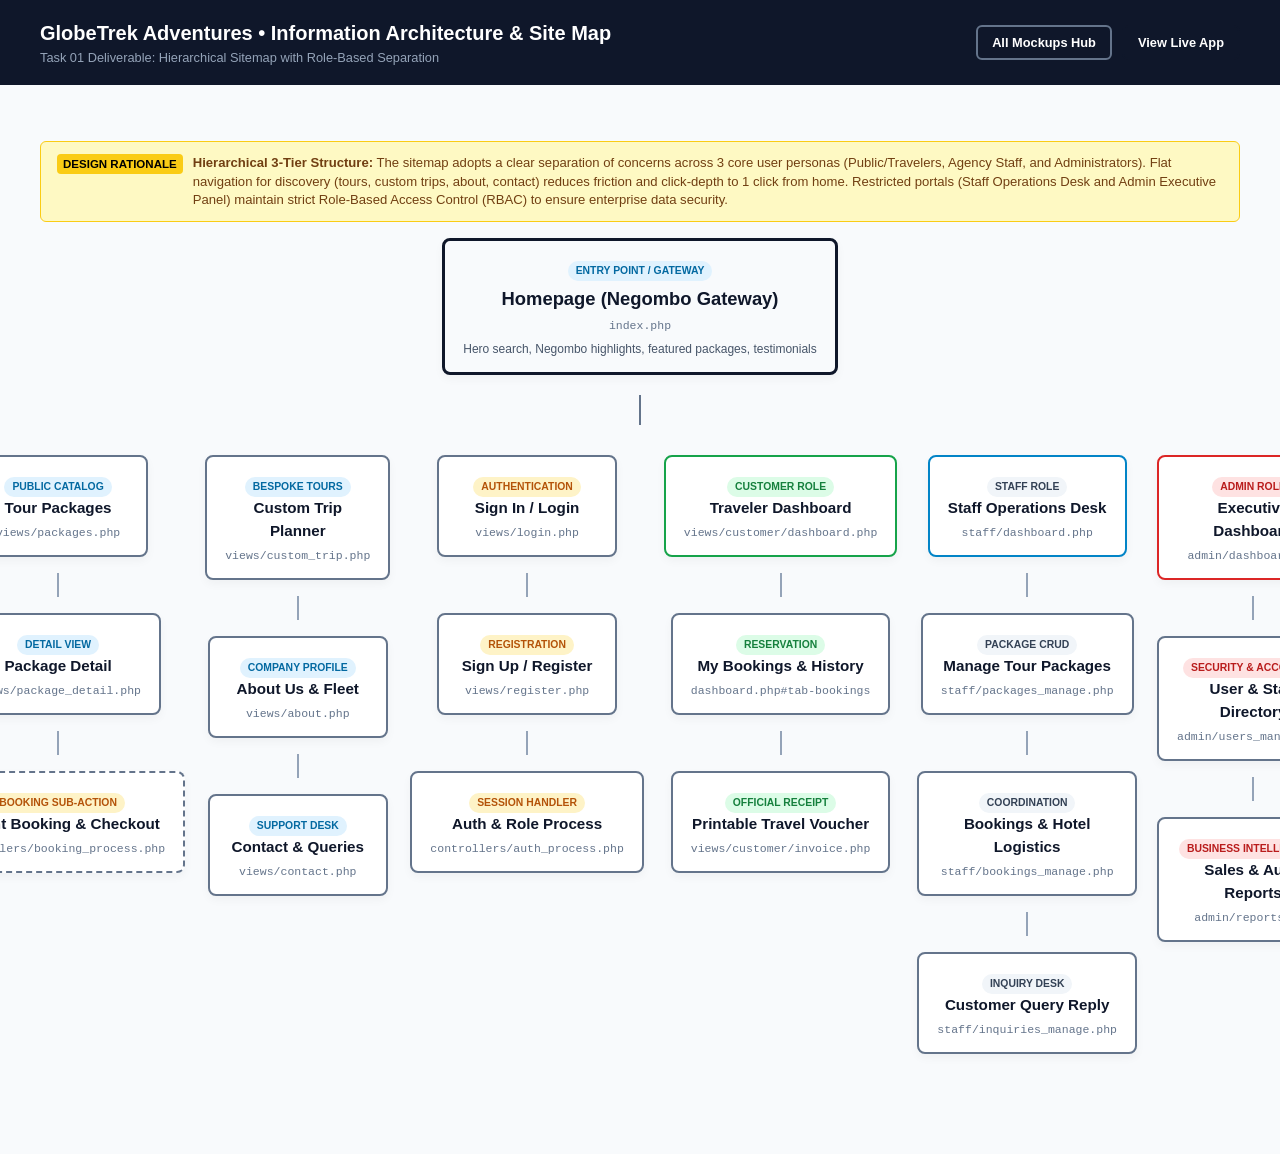
<file: wireframes/sitemap.html>
<!DOCTYPE html>
<html lang="en">
<head>
  <meta charset="UTF-8">
  <meta name="viewport" content="width=device-width, initial-scale=1.0">
  <title>GlobeTrek Adventures - Complete Site Map Architecture</title>
  <link rel="stylesheet" href="wireframe_styles.css">
  <style>
    .sitemap-container {
      padding: 40px;
      max-width: 1400px;
      margin: 0 auto;
    }
    .node {
      background: #ffffff;
      border: 2px solid #64748b;
      border-radius: 8px;
      padding: 14px 18px;
      text-align: center;
      box-shadow: 0 4px 10px rgba(0,0,0,0.04);
      min-width: 180px;
    }
    .node-title {
      font-weight: 700;
      font-size: 0.95rem;
      color: #0f172a;
    }
    .node-url {
      font-size: 0.72rem;
      color: #64748b;
      font-family: monospace;
      margin-top: 4px;
    }
    .node-badge {
      display: inline-block;
      font-size: 0.65rem;
      font-weight: 700;
      padding: 2px 8px;
      border-radius: 12px;
      margin-top: 6px;
      text-transform: uppercase;
    }
    .badge-public { background: #e0f2fe; color: #0369a1; }
    .badge-auth { background: #fef3c7; color: #b45309; }
    .badge-customer { background: #dcfce7; color: #15803d; }
    .badge-staff { background: #f1f5f9; color: #334155; }
    .badge-admin { background: #fee2e2; color: #b91c1c; }

    .tree-branch {
      display: flex;
      justify-content: center;
      gap: 20px;
      margin-top: 30px;
      position: relative;
    }
    .branch-col {
      display: flex;
      flex-direction: column;
      align-items: center;
      gap: 16px;
      flex: 1;
    }
    .connector-line {
      width: 2px;
      height: 24px;
      background: #94a3b8;
    }
  </style>
</head>
<body>
  <!-- Header Bar -->
  <div style="background: #0f172a; color: white; padding: 18px 40px; display: flex; justify-content: space-between; align-items: center;">
    <div>
      <h2 style="font-size: 1.25rem; font-weight: 700;">GlobeTrek Adventures &bull; Information Architecture & Site Map</h2>
      <p style="font-size: 0.8rem; color: #94a3b8; margin: 0;">Task 01 Deliverable: Hierarchical Sitemap with Role-Based Separation</p>
    </div>
    <div style="display: flex; gap: 10px;">
      <a href="index.html" class="wf-btn wf-btn-sm wf-btn-outline" style="color: white; border-color: #64748b;">All Mockups Hub</a>
      <a href="http://localhost/globetrek/" class="wf-btn wf-btn-sm wf-btn-primary">View Live App</a>
    </div>
  </div>

  <div class="sitemap-container">
    <!-- Design Justification Card -->
    <div class="wf-annotation mb-4">
      <span class="wf-annotation-tag">Design Rationale</span>
      <div>
        <strong>Hierarchical 3-Tier Structure:</strong> The sitemap adopts a clear separation of concerns across 3 core user personas (Public/Travelers, Agency Staff, and Administrators). Flat navigation for discovery (tours, custom trips, about, contact) reduces friction and click-depth to 1 click from home. Restricted portals (Staff Operations Desk and Admin Executive Panel) maintain strict Role-Based Access Control (RBAC) to ensure enterprise data security.
      </div>
    </div>

    <!-- ROOT NODE: HOME -->
    <div style="display: flex; justify-content: center; margin-bottom: 20px;">
      <div class="node" style="border: 3px solid #0f172a; background: #f8fafc; min-width: 260px;">
        <span class="node-badge badge-public">Entry Point / Gateway</span>
        <div class="node-title" style="font-size: 1.15rem; margin-top: 4px;">Homepage (Negombo Gateway)</div>
        <div class="node-url">index.php</div>
        <div style="font-size: 0.75rem; color: #475569; margin-top: 6px;">Hero search, Negombo highlights, featured packages, testimonials</div>
      </div>
    </div>

    <div style="display: flex; justify-content: center;">
      <div style="width: 2px; height: 30px; background: #64748b;"></div>
    </div>

    <!-- MAIN BRANCHES -->
    <div class="tree-branch">
      
      <!-- BRANCH 1: TOUR DISCOVERY -->
      <div class="branch-col">
        <div class="node">
          <span class="node-badge badge-public">Public Catalog</span>
          <div class="node-title">Tour Packages</div>
          <div class="node-url">views/packages.php</div>
        </div>
        <div class="connector-line"></div>
        <div class="node">
          <span class="node-badge badge-public">Detail View</span>
          <div class="node-title">Package Detail</div>
          <div class="node-url">views/package_detail.php</div>
        </div>
        <div class="connector-line"></div>
        <div class="node" style="border-style: dashed;">
          <span class="node-badge badge-auth">Booking Sub-Action</span>
          <div class="node-title">Instant Booking & Checkout</div>
          <div class="node-url">controllers/booking_process.php</div>
        </div>
      </div>

      <!-- BRANCH 2: TAILOR-MADE PLANNER -->
      <div class="branch-col">
        <div class="node">
          <span class="node-badge badge-public">Bespoke Tours</span>
          <div class="node-title">Custom Trip Planner</div>
          <div class="node-url">views/custom_trip.php</div>
        </div>
        <div class="connector-line"></div>
        <div class="node">
          <span class="node-badge badge-public">Company Profile</span>
          <div class="node-title">About Us & Fleet</div>
          <div class="node-url">views/about.php</div>
        </div>
        <div class="connector-line"></div>
        <div class="node">
          <span class="node-badge badge-public">Support Desk</span>
          <div class="node-title">Contact & Queries</div>
          <div class="node-url">views/contact.php</div>
        </div>
      </div>

      <!-- BRANCH 3: AUTHENTICATION -->
      <div class="branch-col">
        <div class="node">
          <span class="node-badge badge-auth">Authentication</span>
          <div class="node-title">Sign In / Login</div>
          <div class="node-url">views/login.php</div>
        </div>
        <div class="connector-line"></div>
        <div class="node">
          <span class="node-badge badge-auth">Registration</span>
          <div class="node-title">Sign Up / Register</div>
          <div class="node-url">views/register.php</div>
        </div>
        <div class="connector-line"></div>
        <div class="node">
          <span class="node-badge badge-auth">Session Handler</span>
          <div class="node-title">Auth & Role Process</div>
          <div class="node-url">controllers/auth_process.php</div>
        </div>
      </div>

      <!-- BRANCH 4: TRAVELER PORTAL -->
      <div class="branch-col">
        <div class="node" style="border-color: #16a34a;">
          <span class="node-badge badge-customer">Customer Role</span>
          <div class="node-title">Traveler Dashboard</div>
          <div class="node-url">views/customer/dashboard.php</div>
        </div>
        <div class="connector-line"></div>
        <div class="node">
          <span class="node-badge badge-customer">Reservation</span>
          <div class="node-title">My Bookings & History</div>
          <div class="node-url">dashboard.php#tab-bookings</div>
        </div>
        <div class="connector-line"></div>
        <div class="node">
          <span class="node-badge badge-customer">Official Receipt</span>
          <div class="node-title">Printable Travel Voucher</div>
          <div class="node-url">views/customer/invoice.php</div>
        </div>
      </div>

      <!-- BRANCH 5: STAFF OPERATIONS -->
      <div class="branch-col">
        <div class="node" style="border-color: #0284c7;">
          <span class="node-badge badge-staff">Staff Role</span>
          <div class="node-title">Staff Operations Desk</div>
          <div class="node-url">staff/dashboard.php</div>
        </div>
        <div class="connector-line"></div>
        <div class="node">
          <span class="node-badge badge-staff">Package CRUD</span>
          <div class="node-title">Manage Tour Packages</div>
          <div class="node-url">staff/packages_manage.php</div>
        </div>
        <div class="connector-line"></div>
        <div class="node">
          <span class="node-badge badge-staff">Coordination</span>
          <div class="node-title">Bookings & Hotel Logistics</div>
          <div class="node-url">staff/bookings_manage.php</div>
        </div>
        <div class="connector-line"></div>
        <div class="node">
          <span class="node-badge badge-staff">Inquiry Desk</span>
          <div class="node-title">Customer Query Reply</div>
          <div class="node-url">staff/inquiries_manage.php</div>
        </div>
      </div>

      <!-- BRANCH 6: ADMIN EXECUTIVE -->
      <div class="branch-col">
        <div class="node" style="border-color: #dc2626;">
          <span class="node-badge badge-admin">Admin Role</span>
          <div class="node-title">Executive Dashboard</div>
          <div class="node-url">admin/dashboard.php</div>
        </div>
        <div class="connector-line"></div>
        <div class="node">
          <span class="node-badge badge-admin">Security & Accounts</span>
          <div class="node-title">User & Staff Directory</div>
          <div class="node-url">admin/users_manage.php</div>
        </div>
        <div class="connector-line"></div>
        <div class="node">
          <span class="node-badge badge-admin">Business Intelligence</span>
          <div class="node-title">Sales & Audit Reports</div>
          <div class="node-url">admin/reports.php</div>
        </div>
      </div>

    </div>
  </div>
</body>
</html>
</file>
<file: wireframes/wireframe_styles.css>
/* Low-Fidelity Wireframe & Mockup Design System */
/* Optimized for Figma HTML Importer Plugins (html.to.design / Figma plugins) */

:root {
  --wf-bg: #f8fafc;
  --wf-surface: #ffffff;
  --wf-border: #cbd5e1;
  --wf-border-dark: #64748b;
  --wf-text-primary: #0f172a;
  --wf-text-secondary: #64748b;
  --wf-placeholder-bg: #e2e8f0;
  --wf-accent: #334155;
  --wf-note-bg: #fef9c3;
  --wf-note-border: #facc15;
  --wf-note-text: #713f12;
}

* {
  box-sizing: border-box;
  margin: 0;
  padding: 0;
}

body {
  font-family: -apple-system, BlinkMacSystemFont, "Segoe UI", Roboto, Helvetica, Arial, sans-serif;
  background-color: var(--wf-bg);
  color: var(--wf-text-primary);
  line-height: 1.5;
  padding-bottom: 60px;
}

/* Figma Frame Container (Standard 1440px Desktop) */
.figma-frame {
  max-width: 1440px;
  margin: 30px auto;
  background: var(--wf-surface);
  border: 1px solid var(--wf-border);
  box-shadow: 0 10px 30px rgba(0, 0, 0, 0.08);
  border-radius: 8px;
  overflow: hidden;
}

/* Wireframe Navbar */
.wf-navbar {
  display: flex;
  align-items: center;
  justify-content: space-between;
  padding: 18px 40px;
  background: var(--wf-surface);
  border-bottom: 2px solid var(--wf-border);
}

.wf-logo {
  display: flex;
  align-items: center;
  gap: 12px;
  font-weight: 700;
  font-size: 1.25rem;
  letter-spacing: -0.5px;
}

.wf-logo-icon {
  width: 36px;
  height: 36px;
  border: 2px solid var(--wf-border-dark);
  border-radius: 50%;
  display: flex;
  align-items: center;
  justify-content: center;
  font-size: 0.9rem;
  background: var(--wf-placeholder-bg);
}

.wf-nav-links {
  display: flex;
  gap: 28px;
  list-style: none;
}

.wf-nav-link {
  font-size: 0.95rem;
  color: var(--wf-text-secondary);
  text-decoration: none;
  font-weight: 500;
}

.wf-nav-link.active {
  color: var(--wf-text-primary);
  font-weight: 700;
  border-bottom: 2px solid var(--wf-text-primary);
  padding-bottom: 4px;
}

.wf-nav-actions {
  display: flex;
  align-items: center;
  gap: 14px;
}

/* Wireframe Buttons */
.wf-btn {
  display: inline-flex;
  align-items: center;
  justify-content: center;
  padding: 10px 20px;
  font-size: 0.9rem;
  font-weight: 600;
  border-radius: 6px;
  text-decoration: none;
  cursor: pointer;
  border: 2px solid transparent;
  transition: all 0.2s ease;
}

.wf-btn-primary {
  background: var(--wf-text-primary);
  color: #ffffff;
  border-color: var(--wf-text-primary);
}

.wf-btn-outline {
  background: transparent;
  color: var(--wf-text-primary);
  border-color: var(--wf-border-dark);
}

.wf-btn-secondary {
  background: var(--wf-placeholder-bg);
  color: var(--wf-text-primary);
  border-color: var(--wf-border);
}

.wf-btn-sm {
  padding: 6px 14px;
  font-size: 0.8rem;
}

/* Wireframe Image / Visual Placeholders */
.wf-image-placeholder {
  background-color: var(--wf-placeholder-bg);
  border: 2px dashed var(--wf-border-dark);
  display: flex;
  flex-direction: column;
  align-items: center;
  justify-content: center;
  color: var(--wf-text-secondary);
  font-size: 0.85rem;
  font-weight: 600;
  text-align: center;
  position: relative;
  overflow: hidden;
}

.wf-image-placeholder::before,
.wf-image-placeholder::after {
  content: "";
  position: absolute;
  top: 0;
  left: 0;
  width: 100%;
  height: 100%;
  pointer-events: none;
}

/* Wireframe Form Controls */
.wf-input-group {
  margin-bottom: 16px;
}

.wf-label {
  display: block;
  font-size: 0.85rem;
  font-weight: 600;
  color: var(--wf-text-secondary);
  margin-bottom: 6px;
}

.wf-input, .wf-select {
  width: 100%;
  padding: 10px 14px;
  border: 1px solid var(--wf-border);
  border-radius: 6px;
  font-size: 0.9rem;
  background: #ffffff;
  color: var(--wf-text-primary);
}

.wf-input::placeholder {
  color: #94a3b8;
}

/* Cards & Grid Containers */
.wf-container {
  max-width: 1200px;
  margin: 0 auto;
  padding: 40px 20px;
}

.wf-grid-3 {
  display: grid;
  grid-template-columns: repeat(3, 1fr);
  gap: 24px;
}

.wf-grid-4 {
  display: grid;
  grid-template-columns: repeat(4, 1fr);
  gap: 20px;
}

.wf-grid-2 {
  display: grid;
  grid-template-columns: repeat(2, 1fr);
  gap: 32px;
}

.wf-grid-sidebar {
  display: grid;
  grid-template-columns: 280px 1fr;
  gap: 32px;
}

.wf-card {
  background: #ffffff;
  border: 1px solid var(--wf-border);
  border-radius: 8px;
  overflow: hidden;
  padding: 16px;
}

/* Annotations & Design Decision Justification Notes */
.wf-annotation {
  background: var(--wf-note-bg);
  border: 1px solid var(--wf-note-border);
  color: var(--wf-note-text);
  padding: 12px 16px;
  border-radius: 6px;
  font-size: 0.82rem;
  line-height: 1.4;
  margin: 16px 0;
  display: flex;
  gap: 10px;
  align-items: flex-start;
}

.wf-annotation-tag {
  background: var(--wf-note-border);
  color: #000;
  font-weight: 700;
  font-size: 0.72rem;
  padding: 2px 6px;
  border-radius: 4px;
  text-transform: uppercase;
  white-space: nowrap;
}

/* Wireframe Footer */
.wf-footer {
  border-top: 2px solid var(--wf-border);
  padding: 40px;
  background: #f1f5f9;
}
</file>
